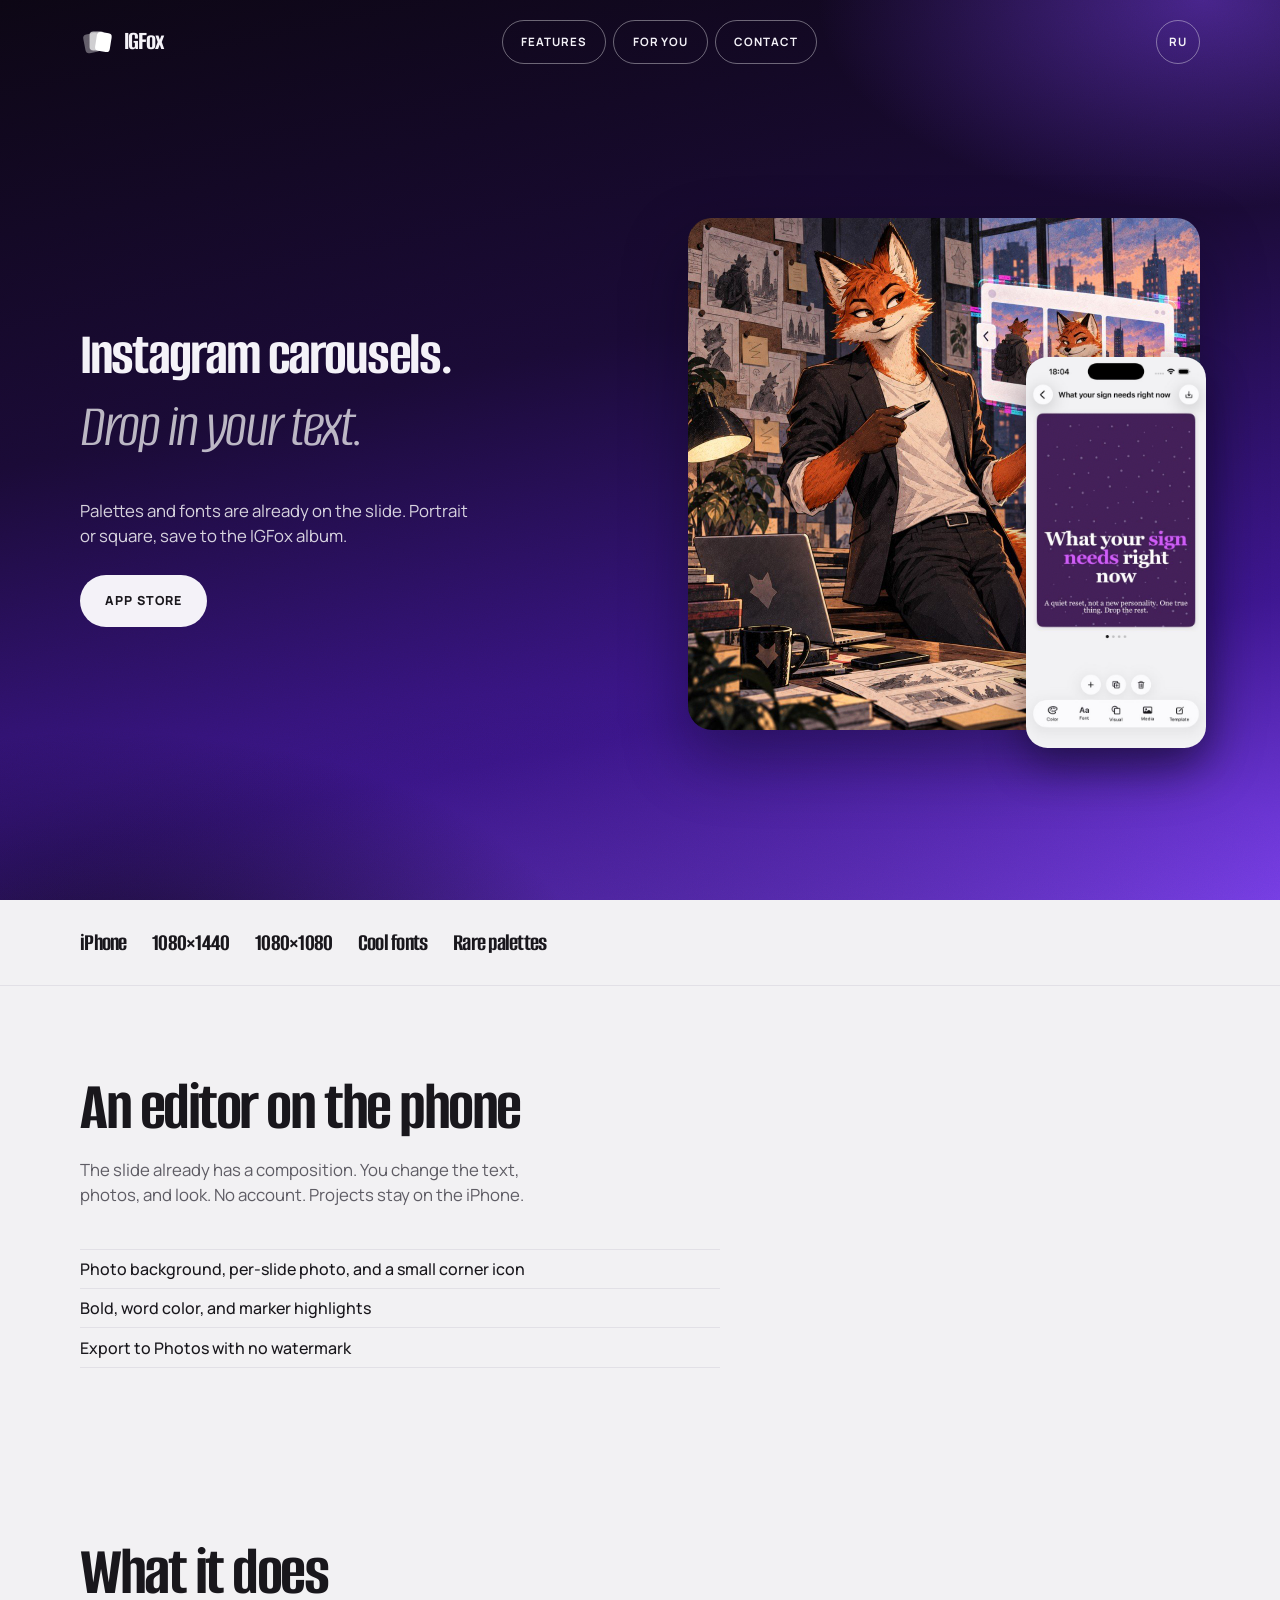
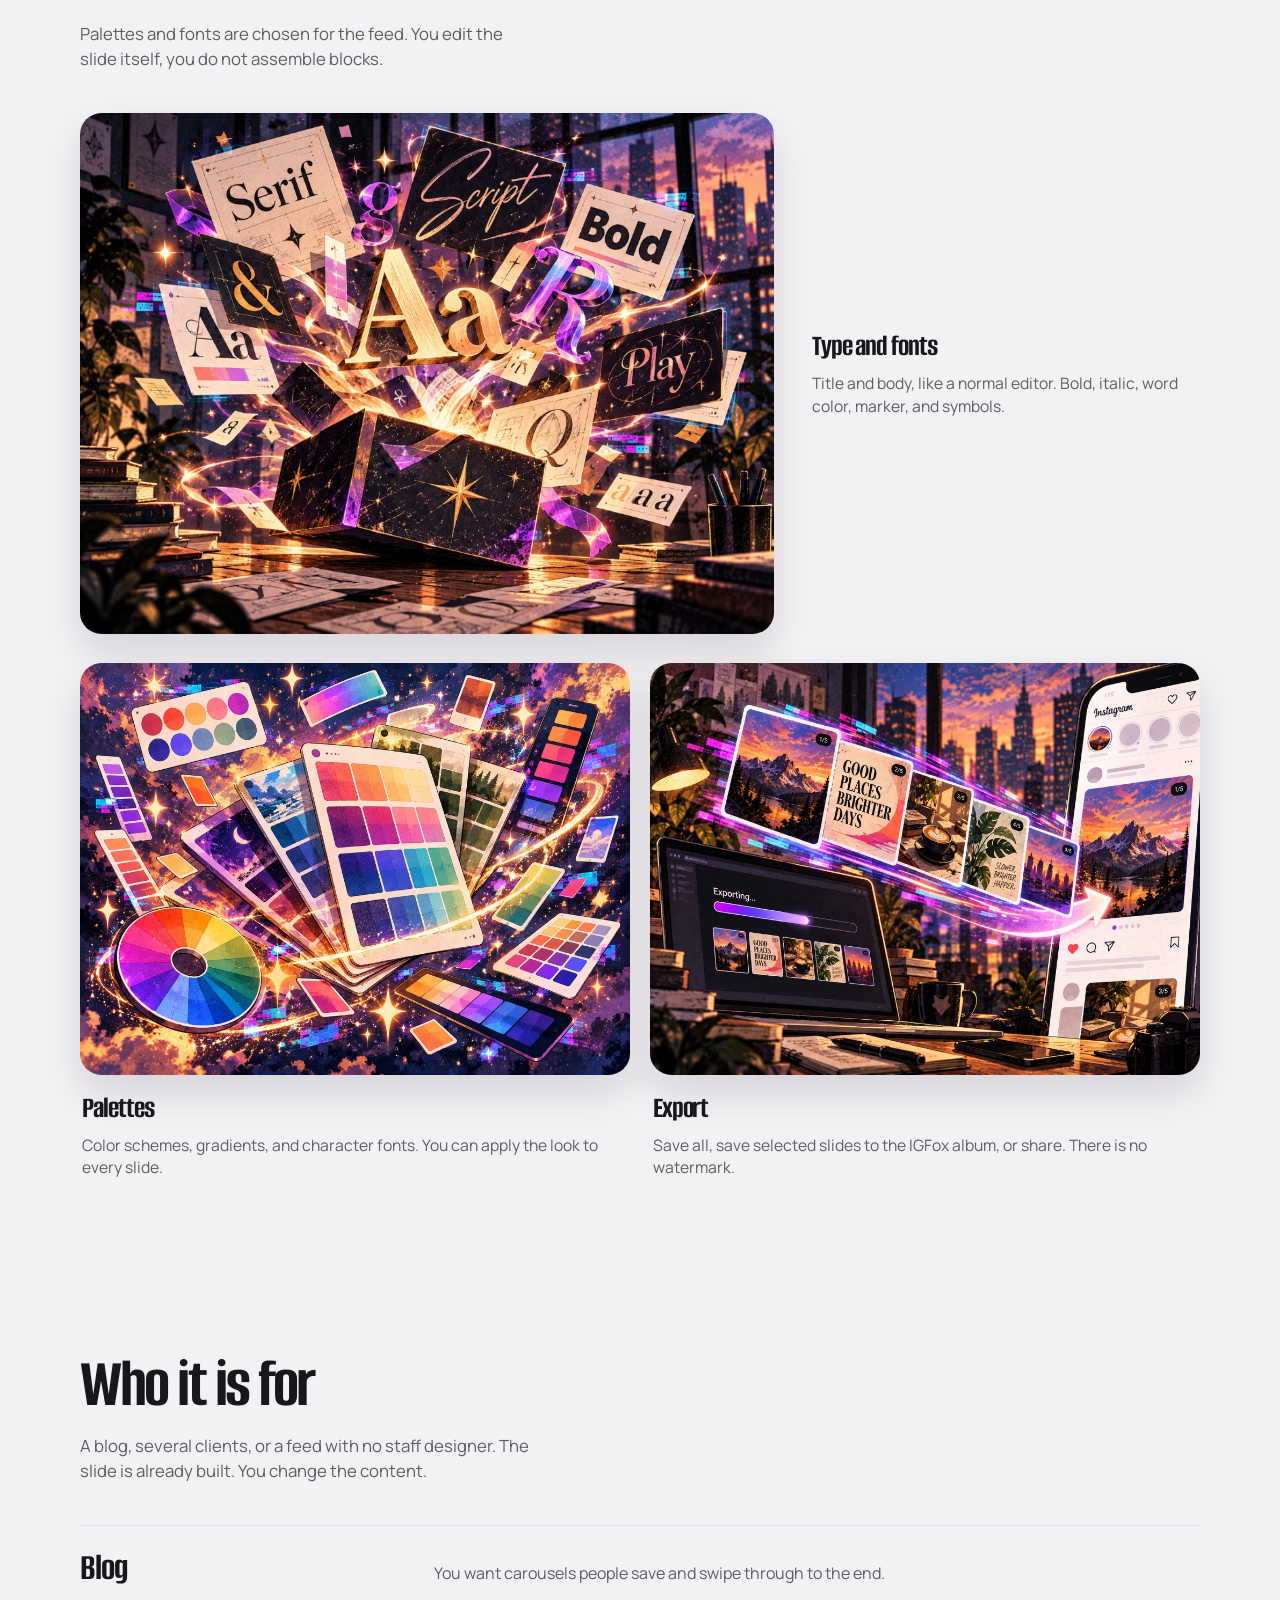
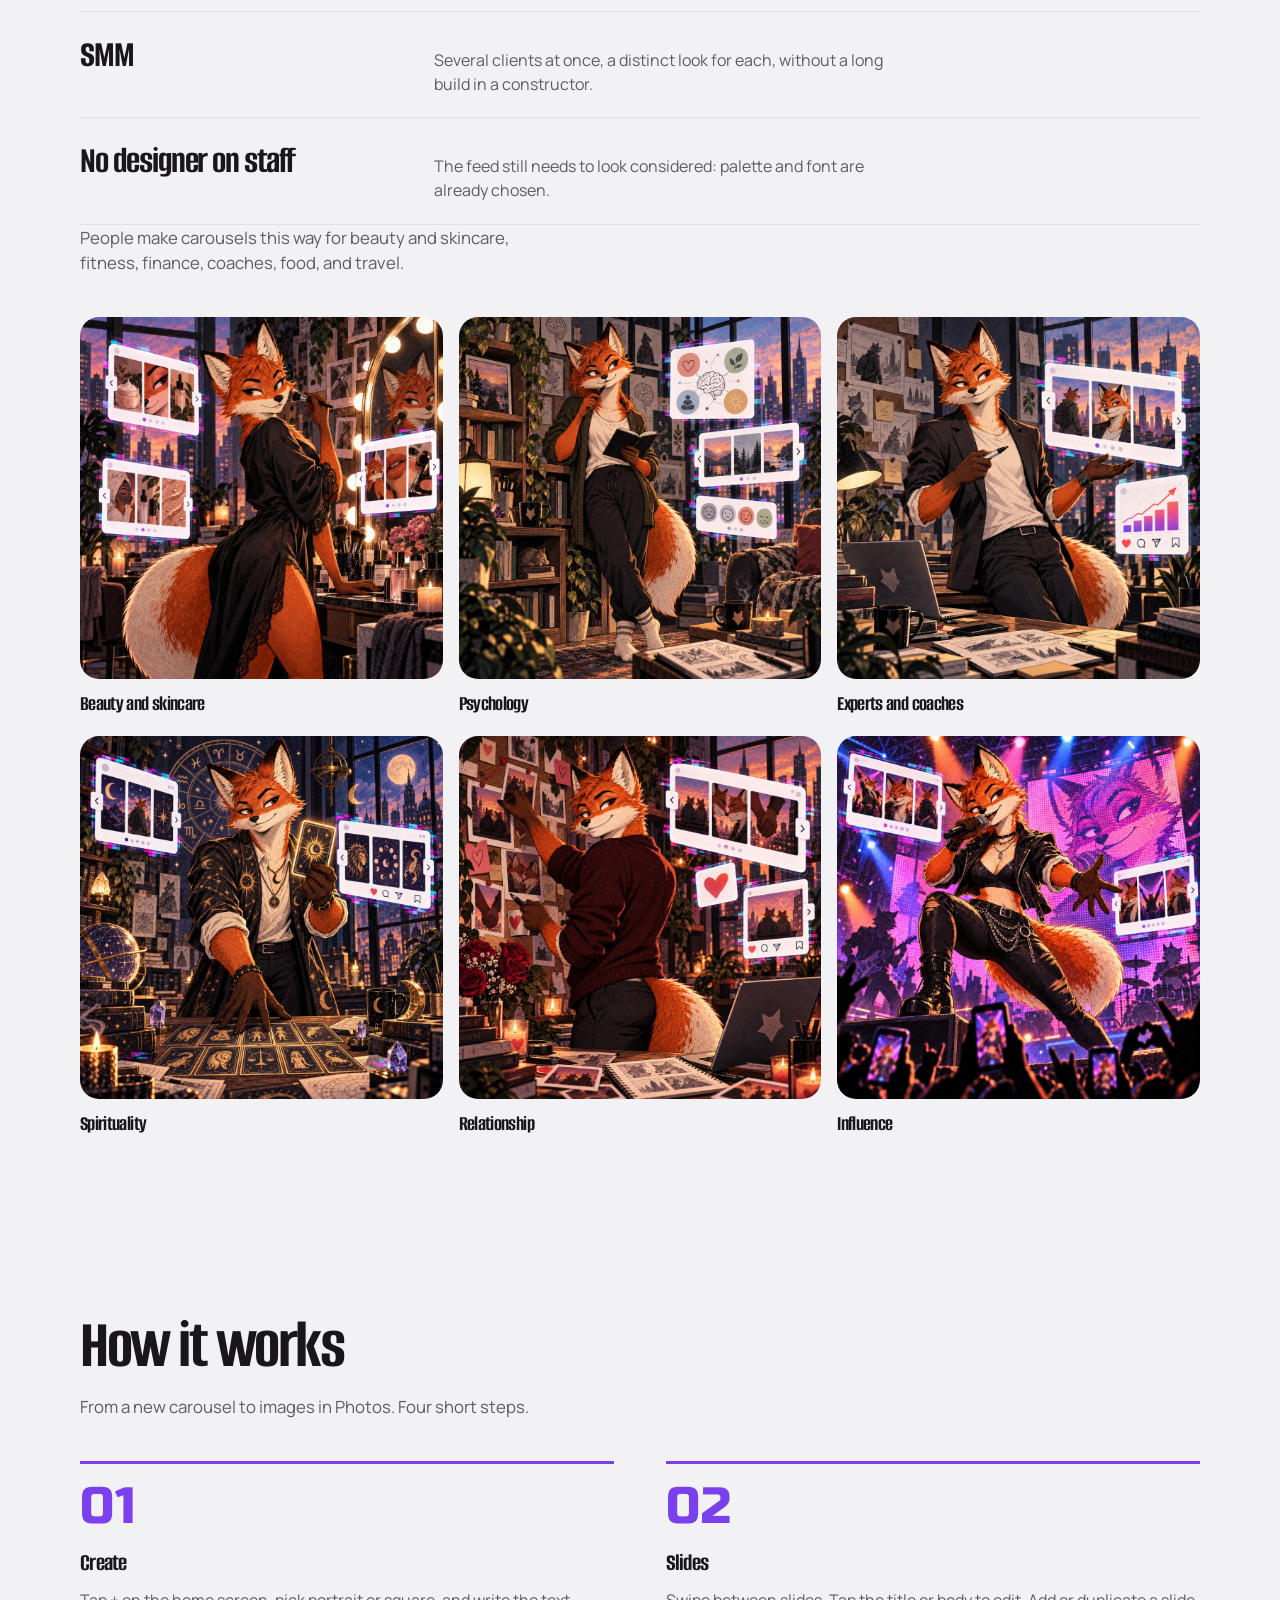
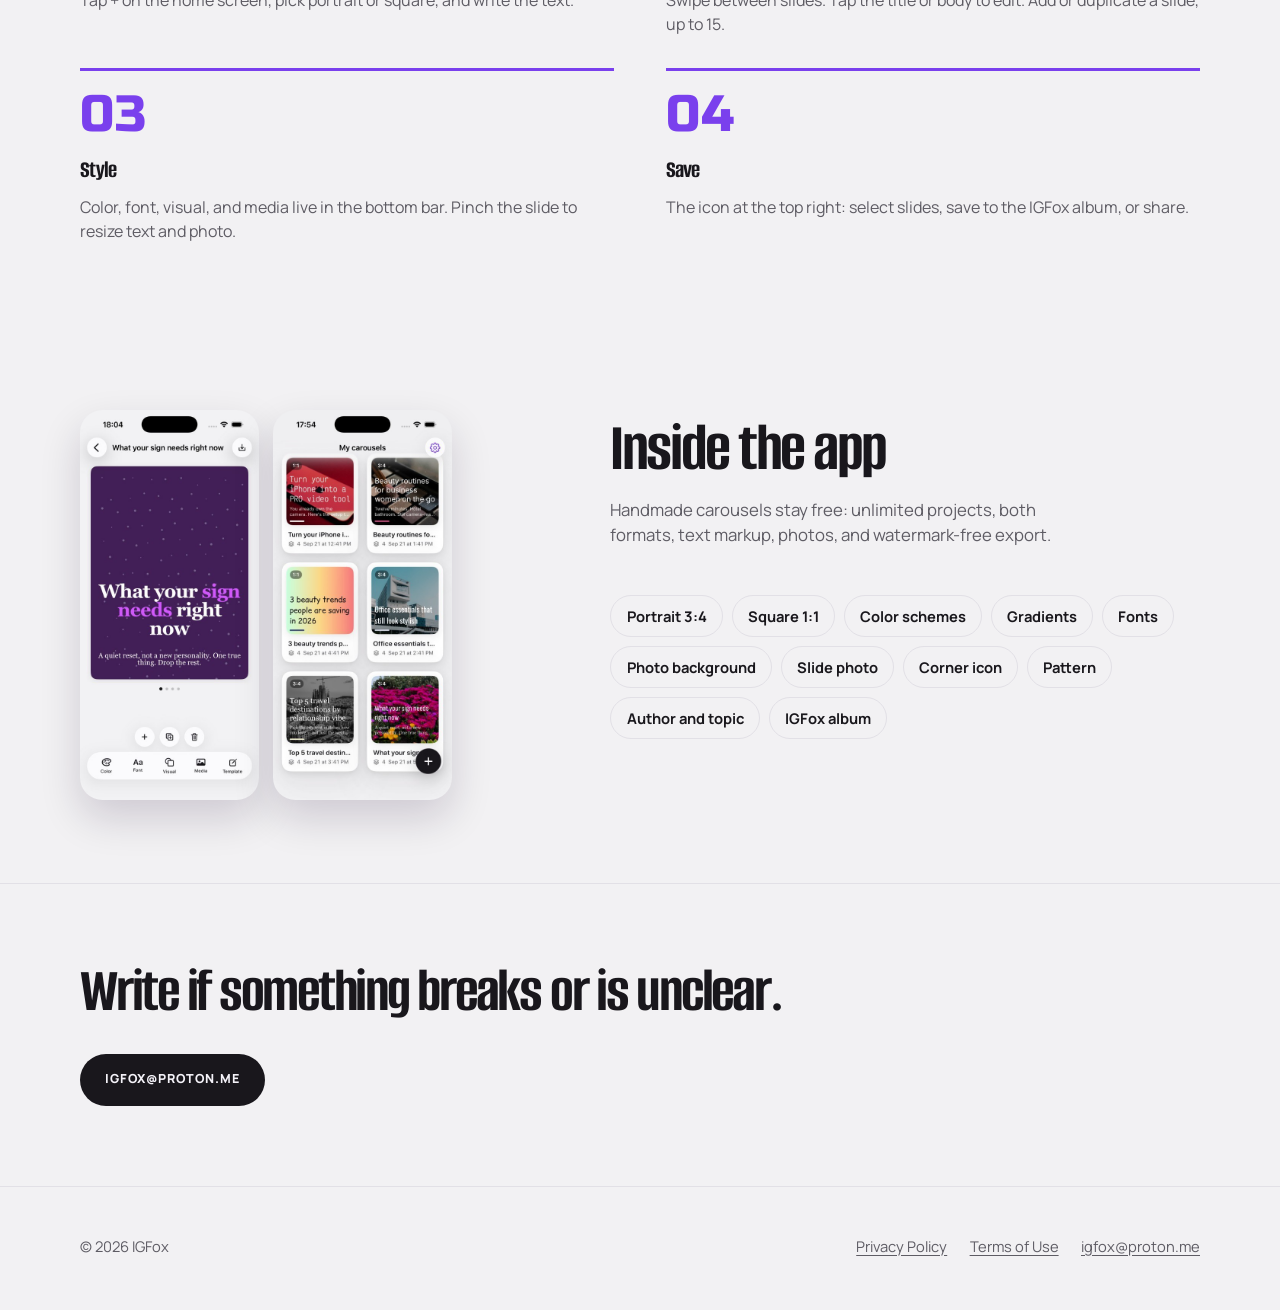
<file: igfox-site/index.html>
<!DOCTYPE html>
<html lang="en">
<head>
  <meta charset="utf-8" />
  <meta name="viewport" content="width=device-width, initial-scale=1" />
  <title>IGFox</title>
  <meta name="description" content="IGFox: Instagram carousels on iPhone. Drop in your text. Palettes and fonts are already on the slide." />
  <link rel="icon" href="img/favicon.svg" type="image/svg+xml" />
  <link rel="canonical" href="https://igcarousel.com/" />
  <meta property="og:title" content="IGFox" />
  <meta property="og:description" content="Instagram carousels on iPhone. Drop in your text. Palettes and fonts are already on the slide." />
  <meta property="og:type" content="website" />
  <meta property="og:url" content="https://igcarousel.com/" />
  <meta property="og:image" content="https://igcarousel.com/img/og.jpg" />
  <meta property="og:image:width" content="1200" />
  <meta property="og:image:height" content="630" />
  <meta name="twitter:card" content="summary_large_image" />
  <meta name="twitter:image" content="https://igcarousel.com/img/og.jpg" />
  <link rel="stylesheet" href="css/site.css" />
</head>
<body>
  <!--
    Poster on paper. Plum hero once, then Studio Off-White. Alumni + Manrope + Russo.
    One App Store pill. Original 4:3 feature art, 1:1 fox niches, modest real iPhone shots.
  -->
  <a class="skip" href="#main">
    <span class="ru">К содержанию</span>
    <span class="en">Skip to content</span>
  </a>

  <header class="hero">
    <div class="wrap topbar">
      <a class="brand" href="./">
        <img src="img/logo-light.svg" width="34" height="34" alt="" />
        IGFox
      </a>
      <nav class="nav-pills" aria-label="IGFox">
        <a href="#features">
          <span class="ru">Возможности</span><span class="en">Features</span>
        </a>
        <a href="#who">
          <span class="ru">Для кого</span><span class="en">For you</span>
        </a>
        <a href="#contact">
          <span class="ru">Контакты</span><span class="en">Contact</span>
        </a>
      </nav>
      <div class="nav-tools">
        <button class="lang" type="button" data-toggle-lang data-lang-label aria-label="Language">RU</button>
        <button class="menu-btn" type="button" id="open-menu" aria-label="Menu"><span></span><span></span><span></span></button>
      </div>
    </div>

    <div class="wrap hero-grid" id="main">
      <div class="hero-copy">
      <h1>
        <span class="ru">Карусели для Instagram.<br /><em class="soft">Подставляете текст.</em></span>
        <span class="en">Instagram carousels.<br /><em class="soft">Drop in your text.</em></span>
      </h1>
      <p>
        <span class="ru">Палитры и шрифты уже на слайде. Портрет или квадрат, сохранение в альбом IGFox.</span>
        <span class="en">Palettes and fonts are already on the slide. Portrait or square, save to the IGFox album.</span>
      </p>
      <a class="btn btn-light" href="https://apps.apple.com/app/id6794353316">
        <span class="ru">В App Store</span>
        <span class="en">App Store</span>
      </a>
      </div>
      <div class="stage">
        <img class="hero-art" src="img/fox-office.jpg" width="1024" height="1024" alt="" />
        <img class="shot-phone" src="img/app-editor.jpg" width="470" height="1024" alt="IGFox" />
      </div>
    </div>
  </header>

  <section class="strip" aria-label="Product facts">
    <div class="wrap">
      <div class="facts">
        <span>iPhone</span>
        <span>1080×1440</span>
        <span>1080×1080</span>
        <span class="ru">Крутые шрифты</span><span class="en">Cool fonts</span>
        <span class="ru">Редкие палитры</span><span class="en">Rare palettes</span>
      </div>
    </div>
  </section>

  <section class="section" id="about">
    <div class="wrap about">
      <h2>
        <span class="ru">Редактор на телефоне</span>
        <span class="en">An editor on the phone</span>
      </h2>
      <p class="lead">
        <span class="ru">Композиция слайда уже стоит. Вы меняете текст, фото и стиль. Аккаунта нет, проекты остаются на iPhone.</span>
        <span class="en">The slide already has a composition. You change the text, photos, and look. No account. Projects stay on the iPhone.</span>
      </p>
      <ul class="checks">
        <li><span class="ru">Фото на фон, на слайд и маленькая иконка в углу</span><span class="en">Photo background, per-slide photo, and a small corner icon</span></li>
        <li><span class="ru">Жирный, цвет слова и маркер в тексте</span><span class="en">Bold, word color, and marker highlights</span></li>
        <li><span class="ru">Экспорт в Фото без водяного знака</span><span class="en">Export to Photos with no watermark</span></li>
      </ul>
    </div>
  </section>

  <section class="section" id="features">
    <div class="wrap">
      <h2>
        <span class="ru">Что умеет</span>
        <span class="en">What it does</span>
      </h2>
      <p class="lead">
        <span class="ru">Палитры и шрифты подобраны под ленту. Вы правите сам слайд, не собираете его из блоков.</span>
        <span class="en">Palettes and fonts are chosen for the feed. You edit the slide itself, you do not assemble blocks.</span>
      </p>
      <div class="deck">
        <figure class="shot-card is-lead">
          <img src="img/feat-fonts.jpg" width="1024" height="768" alt="" />
          <figcaption>
            <h3><span class="ru">Текст и шрифты</span><span class="en">Type and fonts</span></h3>
            <p>
              <span class="ru">Заголовок и абзац, как в обычном редакторе. Жирный, курсив, цвет слова, маркер и символы.</span>
              <span class="en">Title and body, like a normal editor. Bold, italic, word color, marker, and symbols.</span>
            </p>
          </figcaption>
        </figure>
        <figure class="shot-card">
          <img src="img/feat-palettes.jpg" width="1024" height="768" alt="" />
          <figcaption>
            <h3><span class="ru">Палитры</span><span class="en">Palettes</span></h3>
            <p>
              <span class="ru">Цветовые схемы, градиенты и характерные шрифты. Стиль можно применить ко всем слайдам.</span>
              <span class="en">Color schemes, gradients, and character fonts. You can apply the look to every slide.</span>
            </p>
          </figcaption>
        </figure>
        <figure class="shot-card">
          <img src="img/feat-export.jpg" width="1024" height="768" alt="" />
          <figcaption>
            <h3><span class="ru">Экспорт</span><span class="en">Export</span></h3>
            <p>
              <span class="ru">Сохранить всё или выбранные слайды в альбом IGFox, либо отправить через «Поделиться». Водяного знака нет.</span>
              <span class="en">Save all, save selected slides to the IGFox album, or share. There is no watermark.</span>
            </p>
          </figcaption>
        </figure>
      </div>
    </div>
  </section>

  <section class="section" id="who">
    <div class="wrap">
      <h2>
        <span class="ru">Кому подходит</span>
        <span class="en">Who it is for</span>
      </h2>
      <p class="lead">
        <span class="ru">Блог, несколько клиентов или лента без штатного дизайнера. Слайд уже собран, вы меняете содержание.</span>
        <span class="en">A blog, several clients, or a feed with no staff designer. The slide is already built. You change the content.</span>
      </p>
      <ul class="who-list">
        <li>
          <h3><span class="ru">Блог</span><span class="en">Blog</span></h3>
          <p>
            <span class="ru">Нужны карусели, которые дочитывают до последнего слайда и сохраняют.</span>
            <span class="en">You want carousels people save and swipe through to the end.</span>
          </p>
        </li>
        <li>
          <h3>SMM</h3>
          <p>
            <span class="ru">Несколько клиентов сразу, каждому свой вид, без долгой сборки в конструкторе.</span>
            <span class="en">Several clients at once, a distinct look for each, without a long build in a constructor.</span>
          </p>
        </li>
        <li>
          <h3><span class="ru">Без дизайнера в штате</span><span class="en">No designer on staff</span></h3>
          <p>
            <span class="ru">Лента всё равно должна выглядеть собранной: палитра и шрифт уже выбраны.</span>
            <span class="en">The feed still needs to look considered: palette and font are already chosen.</span>
          </p>
        </li>
      </ul>
      <p class="lead niche-lead">
        <span class="ru">Так делают карусели про красоту и уход, фитнес, финансы, экспертов и коучей, еду и путешествия.</span>
        <span class="en">People make carousels this way for beauty and skincare, fitness, finance, coaches, food, and travel.</span>
      </p>
      <div class="cast" aria-label="Themes">
        <figure>
          <img src="img/fox-beauty.jpg" width="1024" height="1024" alt="" />
          <figcaption><span class="ru">Красота и уход</span><span class="en">Beauty and skincare</span></figcaption>
        </figure>
        <figure>
          <img src="img/fox-mind.jpg" width="1024" height="1024" alt="" />
          <figcaption><span class="ru">Психология</span><span class="en">Psychology</span></figcaption>
        </figure>
        <figure>
          <img src="img/fox-office.jpg" width="1024" height="1024" alt="" />
          <figcaption><span class="ru">Эксперты и коучи</span><span class="en">Experts and coaches</span></figcaption>
        </figure>
        <figure>
          <img src="img/fox-sign.jpg" width="1024" height="1024" alt="" />
          <figcaption><span class="ru">Духовность</span><span class="en">Spirituality</span></figcaption>
        </figure>
        <figure>
          <img src="img/fox-love.jpg" width="1024" height="1024" alt="" />
          <figcaption><span class="ru">Отношения</span><span class="en">Relationship</span></figcaption>
        </figure>
        <figure>
          <img src="img/fox-stage.jpg" width="1024" height="1024" alt="" />
          <figcaption><span class="ru">Инфлюенс</span><span class="en">Influence</span></figcaption>
        </figure>
      </div>
    </div>
  </section>

  <section class="section" id="process">
    <div class="wrap">
      <h2>
        <span class="ru">Как это работает</span>
        <span class="en">How it works</span>
      </h2>
      <p class="lead">
        <span class="ru">От новой карусели до картинок в Фото. Четыре коротких шага.</span>
        <span class="en">From a new carousel to images in Photos. Four short steps.</span>
      </p>
      <div class="process">
        <article>
          <p class="num">01</p>
          <h3><span class="ru">Новая</span><span class="en">Create</span></h3>
          <p>
            <span class="ru">На главном экране нажимаете «+», выбираете портрет или квадрат и пишете текст.</span>
            <span class="en">Tap + on the home screen, pick portrait or square, and write the text.</span>
          </p>
        </article>
        <article>
          <p class="num">02</p>
          <h3><span class="ru">Слайды</span><span class="en">Slides</span></h3>
          <p>
            <span class="ru">Листаете свайпом. Тап по заголовку или тексту открывает редактор. Можно добавить или дублировать слайд, до 15 штук.</span>
            <span class="en">Swipe between slides. Tap the title or body to edit. Add or duplicate a slide, up to 15.</span>
          </p>
        </article>
        <article>
          <p class="num">03</p>
          <h3><span class="ru">Стиль</span><span class="en">Style</span></h3>
          <p>
            <span class="ru">Цвет, шрифт, визуал и медиа в нижней панели. Размер текста и фото можно менять щипком на слайде.</span>
            <span class="en">Color, font, visual, and media live in the bottom bar. Pinch the slide to resize text and photo.</span>
          </p>
        </article>
        <article>
          <p class="num">04</p>
          <h3><span class="ru">Сохранить</span><span class="en">Save</span></h3>
          <p>
            <span class="ru">Иконка вверху справа: отметить слайды, сохранить в альбом IGFox или поделиться.</span>
            <span class="en">The icon at the top right: select slides, save to the IGFox album, or share.</span>
          </p>
        </article>
      </div>
    </div>
  </section>

  <section class="section" id="inside">
    <div class="wrap specs">
      <div class="examples">
        <img class="example-phone" src="img/app-editor.jpg" width="470" height="1024" alt="IGFox" />
        <img class="example-phone" src="img/app-studio.jpg" width="470" height="1024" alt="" />
      </div>
      <div>
        <h2>
          <span class="ru">Что входит</span>
          <span class="en">Inside the app</span>
        </h2>
        <p class="lead">
          <span class="ru">Ручные карусели остаются бесплатными: проекты без лимита, оба формата, разметка текста, фото и экспорт без водяного знака.</span>
          <span class="en">Handmade carousels stay free: unlimited projects, both formats, text markup, photos, and watermark-free export.</span>
        </p>
        <div class="chips" aria-label="Features">
          <span class="ru">Портрет 3:4</span><span class="en">Portrait 3:4</span>
          <span class="ru">Квадрат 1:1</span><span class="en">Square 1:1</span>
          <span class="ru">Цветовые схемы</span><span class="en">Color schemes</span>
          <span class="ru">Градиенты</span><span class="en">Gradients</span>
          <span class="ru">Шрифты</span><span class="en">Fonts</span>
          <span class="ru">Фото-фон</span><span class="en">Photo background</span>
          <span class="ru">Фото на слайде</span><span class="en">Slide photo</span>
          <span class="ru">Иконка в углу</span><span class="en">Corner icon</span>
          <span class="ru">Узор</span><span class="en">Pattern</span>
          <span class="ru">Колонтитулы</span><span class="en">Author and topic</span>
          <span class="ru">Альбом IGFox</span><span class="en">IGFox album</span>
        </div>
      </div>
    </div>
  </section>

  <section class="cta" id="contact">
    <div class="wrap">
      <h2>
        <span class="ru">Напишите, если <span class="nowrap">что-то</span> сломалось или непонятно.</span>
        <span class="en">Write if something breaks or is unclear.</span>
      </h2>
      <div class="cta-row">
        <a class="btn btn-ink" href="mailto:igfox@proton.me">igfox@proton.me</a>
      </div>
    </div>
  </section>

  <footer class="site-footer">
    <div class="wrap foot">
      <p>© 2026 IGFox</p>
      <nav>
        <a href="privacy/"><span class="ru">Конфиденциальность</span><span class="en">Privacy Policy</span></a>
        <a href="terms/"><span class="ru">Условия</span><span class="en">Terms of Use</span></a>
        <a href="mailto:igfox@proton.me">igfox@proton.me</a>
      </nav>
    </div>
  </footer>

  <div class="mobile-panel" id="mobile-panel" aria-hidden="true">
    <button type="button" id="close-menu" class="panel-close">
      <span class="ru">Закрыть</span><span class="en">Close</span>
    </button>
    <a href="./"><span class="ru">Главная</span><span class="en">Home</span></a>
    <a href="#features"><span class="ru">Возможности</span><span class="en">Features</span></a>
    <a href="#who"><span class="ru">Для кого</span><span class="en">For you</span></a>
    <a href="#process"><span class="ru">Как это работает</span><span class="en">How it works</span></a>
    <a href="#contact"><span class="ru">Контакты</span><span class="en">Contact</span></a>
    <a href="privacy/"><span class="ru">Конфиденциальность</span><span class="en">Privacy Policy</span></a>
    <a href="terms/"><span class="ru">Условия</span><span class="en">Terms of Use</span></a>
    <a href="https://apps.apple.com/app/id6794353316">App Store</a>
    <button type="button" data-toggle-lang data-lang-label>RU</button>
  </div>

  <script src="js/site.js"></script>
</body>
</html>
</file>
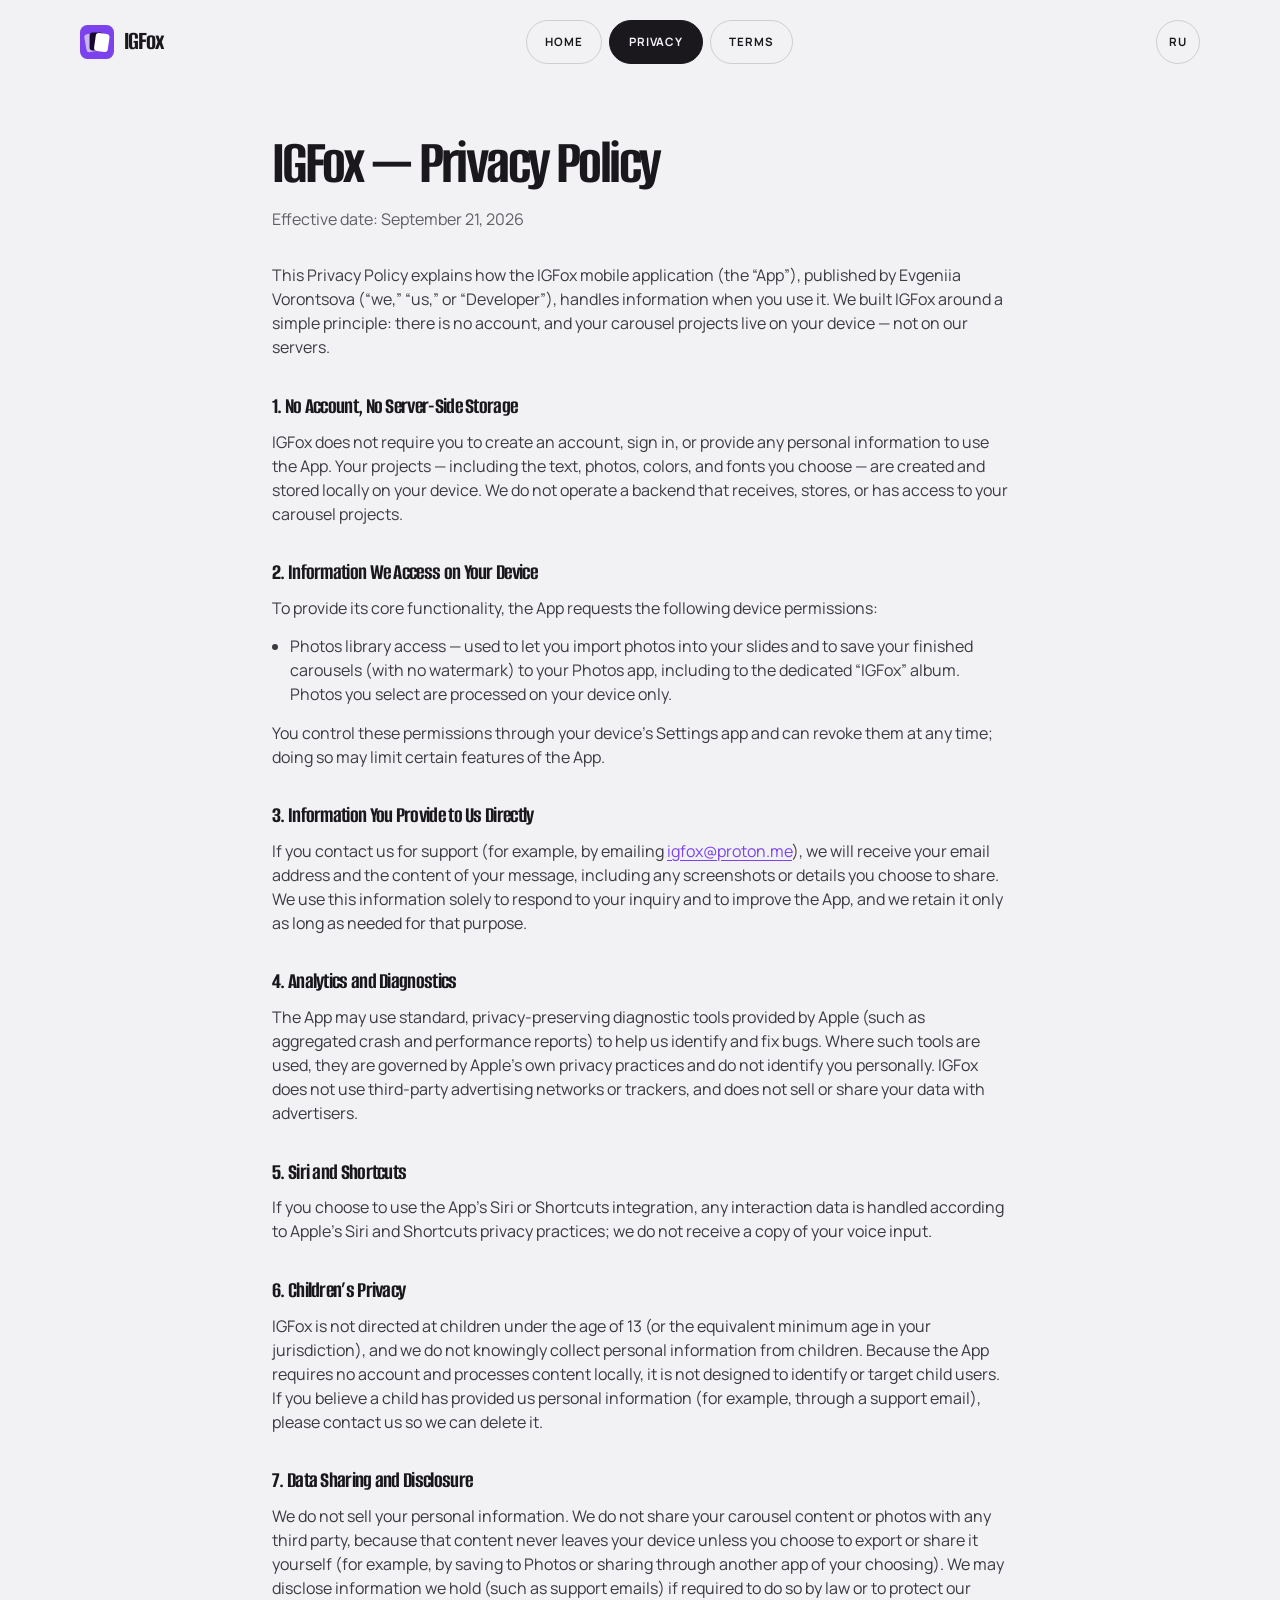
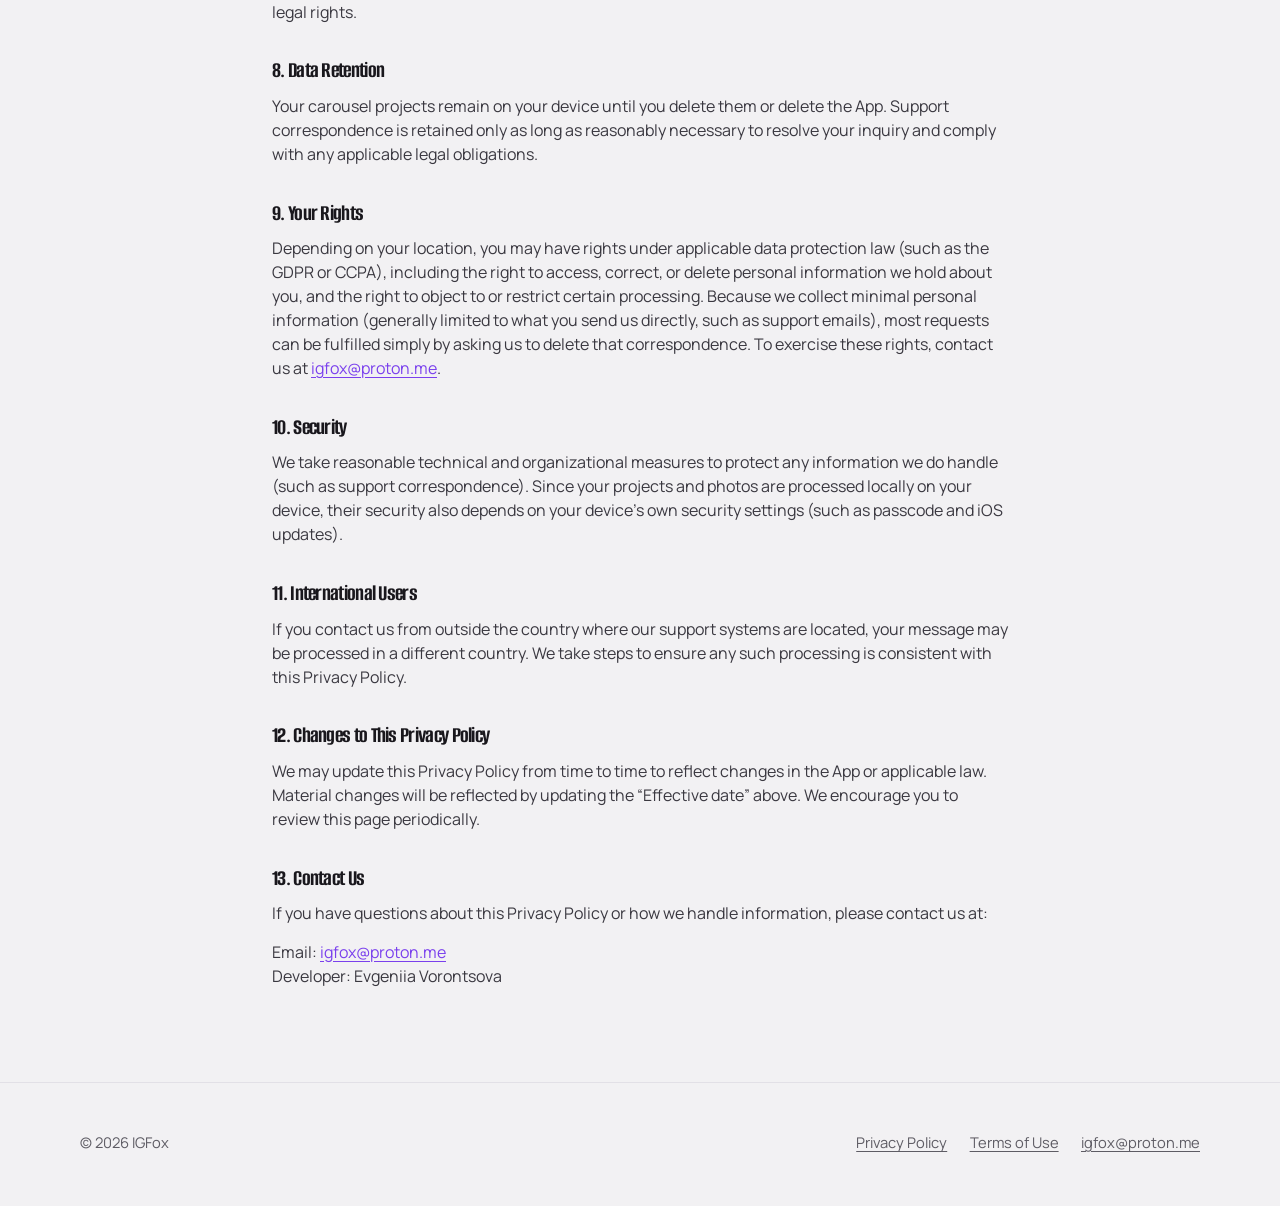
<file: igfox-site/privacy/index.html>
<!DOCTYPE html>
<html lang="en">
<head>
  <meta charset="utf-8" />
  <meta name="viewport" content="width=device-width, initial-scale=1" />
  <title>Privacy Policy · IGFox</title>
  <meta name="description" content="Privacy Policy for the IGFox iPhone app. Developer: Evgeniia Vorontsova. Support: igfox@proton.me." />
  <link rel="icon" href="../img/favicon.svg" type="image/svg+xml" />
  <link rel="canonical" href="https://igcarousel.com/privacy/" />
  <link rel="stylesheet" href="../css/site.css" />
</head>
<body class="doc">
  <a class="skip" href="#main">
    <span class="ru">К содержанию</span>
    <span class="en">Skip to content</span>
  </a>
  <div class="wrap topbar">
    <a class="brand" href="../">
      <img src="../img/favicon.svg" width="34" height="34" alt="" />
      IGFox
    </a>
    <nav class="nav-pills" aria-label="IGFox">
      <a href="../"><span class="ru">Главная</span><span class="en">Home</span></a>
      <a class="current" href="./"><span class="ru">Политика</span><span class="en">Privacy</span></a>
      <a href="../terms/"><span class="ru">Условия</span><span class="en">Terms</span></a>
    </nav>
    <div class="nav-tools">
      <button class="lang" type="button" data-toggle-lang data-lang-label aria-label="Language">RU</button>
      <button class="menu-btn" type="button" id="open-menu" aria-label="Menu"><span></span><span></span><span></span></button>
    </div>
  </div>

  <article class="doc-main" id="main">
    <div class="en">
      <h1>IGFox — Privacy Policy</h1>
      <p class="meta">Effective date: September 21, 2026</p>

      <p>This Privacy Policy explains how the IGFox mobile application (the “App”), published by Evgeniia Vorontsova (“we,” “us,” or “Developer”), handles information when you use it. We built IGFox around a simple principle: there is no account, and your carousel projects live on your device — not on our servers.</p>

      <h2>1. No Account, No Server-Side Storage</h2>
      <p>IGFox does not require you to create an account, sign in, or provide any personal information to use the App. Your projects — including the text, photos, colors, and fonts you choose — are created and stored locally on your device. We do not operate a backend that receives, stores, or has access to your carousel projects.</p>

      <h2>2. Information We Access on Your Device</h2>
      <p>To provide its core functionality, the App requests the following device permissions:</p>
      <ul>
        <li>Photos library access — used to let you import photos into your slides and to save your finished carousels (with no watermark) to your Photos app, including to the dedicated “IGFox” album. Photos you select are processed on your device only.</li>
      </ul>
      <p>You control these permissions through your device’s Settings app and can revoke them at any time; doing so may limit certain features of the App.</p>

      <h2>3. Information You Provide to Us Directly</h2>
      <p>If you contact us for support (for example, by emailing <a href="mailto:igfox@proton.me">igfox@proton.me</a>), we will receive your email address and the content of your message, including any screenshots or details you choose to share. We use this information solely to respond to your inquiry and to improve the App, and we retain it only as long as needed for that purpose.</p>

      <h2>4. Analytics and Diagnostics</h2>
      <p>The App may use standard, privacy-preserving diagnostic tools provided by Apple (such as aggregated crash and performance reports) to help us identify and fix bugs. Where such tools are used, they are governed by Apple’s own privacy practices and do not identify you personally. IGFox does not use third-party advertising networks or trackers, and does not sell or share your data with advertisers.</p>

      <h2>5. Siri and Shortcuts</h2>
      <p>If you choose to use the App’s Siri or Shortcuts integration, any interaction data is handled according to Apple’s Siri and Shortcuts privacy practices; we do not receive a copy of your voice input.</p>

      <h2>6. Children’s Privacy</h2>
      <p>IGFox is not directed at children under the age of 13 (or the equivalent minimum age in your jurisdiction), and we do not knowingly collect personal information from children. Because the App requires no account and processes content locally, it is not designed to identify or target child users. If you believe a child has provided us personal information (for example, through a support email), please contact us so we can delete it.</p>

      <h2>7. Data Sharing and Disclosure</h2>
      <p>We do not sell your personal information. We do not share your carousel content or photos with any third party, because that content never leaves your device unless you choose to export or share it yourself (for example, by saving to Photos or sharing through another app of your choosing). We may disclose information we hold (such as support emails) if required to do so by law or to protect our legal rights.</p>

      <h2>8. Data Retention</h2>
      <p>Your carousel projects remain on your device until you delete them or delete the App. Support correspondence is retained only as long as reasonably necessary to resolve your inquiry and comply with any applicable legal obligations.</p>

      <h2>9. Your Rights</h2>
      <p>Depending on your location, you may have rights under applicable data protection law (such as the GDPR or CCPA), including the right to access, correct, or delete personal information we hold about you, and the right to object to or restrict certain processing. Because we collect minimal personal information (generally limited to what you send us directly, such as support emails), most requests can be fulfilled simply by asking us to delete that correspondence. To exercise these rights, contact us at <a href="mailto:igfox@proton.me">igfox@proton.me</a>.</p>

      <h2>10. Security</h2>
      <p>We take reasonable technical and organizational measures to protect any information we do handle (such as support correspondence). Since your projects and photos are processed locally on your device, their security also depends on your device’s own security settings (such as passcode and iOS updates).</p>

      <h2>11. International Users</h2>
      <p>If you contact us from outside the country where our support systems are located, your message may be processed in a different country. We take steps to ensure any such processing is consistent with this Privacy Policy.</p>

      <h2>12. Changes to This Privacy Policy</h2>
      <p>We may update this Privacy Policy from time to time to reflect changes in the App or applicable law. Material changes will be reflected by updating the “Effective date” above. We encourage you to review this page periodically.</p>

      <h2>13. Contact Us</h2>
      <p>If you have questions about this Privacy Policy or how we handle information, please contact us at:</p>
      <p>Email: <a href="mailto:igfox@proton.me">igfox@proton.me</a><br />
      Developer: Evgeniia Vorontsova</p>
    </div>

    <div class="ru">
      <h1>IGFox — Политика конфиденциальности</h1>
      <p class="meta">Дата вступления в силу: 21 сентября 2026 года</p>

      <p>Эта политика объясняет, как мобильное приложение IGFox (далее — «Приложение»), которое выпускает Evgeniia Vorontsova (далее — «мы», «нас» или «Разработчик»), обрабатывает информацию при его использовании. IGFox собран вокруг простого правила: аккаунта нет, а проекты каруселей живут на вашем устройстве — не на наших серверах.</p>

      <h2>1. Нет аккаунта и нет хранения на сервере</h2>
      <p>IGFox не требует создавать аккаунт, входить в систему или сообщать персональные данные, чтобы пользоваться Приложением. Ваши проекты — в том числе текст, фото, цвета и шрифты — создаются и хранятся локально на устройстве. У нас нет серверной части, которая принимала бы, хранила бы или имела доступ к вашим каруселям.</p>

      <h2>2. К каким данным на устройстве мы обращаемся</h2>
      <p>Чтобы выполнять основную работу, Приложение запрашивает такие разрешения:</p>
      <ul>
        <li>Доступ к медиатеке Фото — чтобы вы могли ставить снимки на слайды и сохранять готовые карусели (без водяного знака) в приложение «Фото», в том числе в альбом «IGFox». Выбранные фото обрабатываются только на вашем устройстве.</li>
      </ul>
      <p>Эти разрешения вы контролируете в Настройках устройства и можете отозвать в любой момент; тогда часть функций Приложения может стать недоступной.</p>

      <h2>3. Информация, которую вы сами нам присылаете</h2>
      <p>Если вы пишете в поддержку (например, на <a href="mailto:igfox@proton.me">igfox@proton.me</a>), мы получим ваш адрес и текст письма, включая скриншоты и подробности, которые вы решите приложить. Мы используем это только чтобы ответить и улучшить Приложение, и храним лишь столько, сколько нужно для этой цели.</p>

      <h2>4. Аналитика и диагностика</h2>
      <p>Приложение может использовать стандартные диагностические средства Apple с бережным отношением к приватности (например, сводные отчёты о сбоях и производительности), чтобы находить и чинить ошибки. Если такие средства включены, на них распространяются правила Apple, и они не определяют вас лично. IGFox не подключает стороннюю рекламу и трекеры и не продаёт и не передаёт данные рекламодателям.</p>

      <h2>5. Siri и Shortcuts</h2>
      <p>Если вы пользуетесь интеграцией с Siri или Shortcuts, данные такого взаимодействия обрабатываются по правилам Apple для Siri и Shortcuts; копию голосового ввода мы не получаем.</p>

      <h2>6. Дети</h2>
      <p>IGFox не предназначен для детей младше 13 лет (или иного минимального возраста в вашей стране), и мы сознательно не собираем персональные данные детей. Так как аккаунта нет и содержимое обрабатывается локально, Приложение не умеет находить или выделять детскую аудиторию. Если вы считаете, что ребёнок передал нам персональные данные (например, в письме в поддержку), напишите нам — мы удалим их.</p>

      <h2>7. Передача и раскрытие данных</h2>
      <p>Мы не продаём ваши персональные данные. Мы не передаём третьим лицам содержимое каруселей и фото, потому что эти материалы не покидают устройство, пока вы сами не экспортируете или не отправите их (например, сохранив в Фото или через другое выбранное вами приложение). Информацию, которая у нас есть (например, письма в поддержку), мы можем раскрыть, если этого требует закон или защита наших прав.</p>

      <h2>8. Срок хранения</h2>
      <p>Проекты каруселей остаются на устройстве, пока вы их не удалите или не удалите Приложение. Переписку поддержки храним только столько, сколько разумно нужно, чтобы закрыть обращение и соблюсти закон.</p>

      <h2>9. Ваши права</h2>
      <p>В зависимости от места жительства у вас могут быть права по законам о защите данных (например, GDPR или CCPA): доступ, исправление или удаление персональных данных, которые мы о вас храним, а также возражение против обработки или её ограничение. Мы собираем мало персональных данных (как правило, только то, что вы сами присылаете, например письма в поддержку), поэтому большинство запросов выполняется простой просьбой удалить эту переписку. Чтобы воспользоваться правами, напишите на <a href="mailto:igfox@proton.me">igfox@proton.me</a>.</p>

      <h2>10. Безопасность</h2>
      <p>Мы принимаем разумные технические и организационные меры для защиты информации, с которой работаем (например, переписки поддержки). Поскольку проекты и фото обрабатываются локально, их безопасность зависит и от настроек самого устройства (пароль, обновления iOS).</p>

      <h2>11. Пользователи из других стран</h2>
      <p>Если вы пишете нам из страны, где не находятся наши системы поддержки, сообщение может быть обработано в другой стране. Мы стараемся, чтобы такая обработка соответствовала этой политике.</p>

      <h2>12. Изменения этой политики</h2>
      <p>Мы можем обновлять эту политику, если меняется Приложение или закон. Существенные изменения отразим новой «датой вступления в силу» выше. Имеет смысл время от времени возвращаться на эту страницу.</p>

      <h2>13. Контакты</h2>
      <p>Вопросы по этой политике и по тому, как мы обращаемся с информацией:</p>
      <p>Почта: <a href="mailto:igfox@proton.me">igfox@proton.me</a><br />
      Разработчик: Evgeniia Vorontsova</p>
    </div>
  </article>

  <footer class="site-footer">
    <div class="wrap foot">
      <p>© 2026 IGFox</p>
      <nav>
        <a href="./"><span class="ru">Конфиденциальность</span><span class="en">Privacy Policy</span></a>
        <a href="../terms/"><span class="ru">Условия</span><span class="en">Terms of Use</span></a>
        <a href="mailto:igfox@proton.me">igfox@proton.me</a>
      </nav>
    </div>
  </footer>

  <div class="mobile-panel" id="mobile-panel" aria-hidden="true">
    <button type="button" id="close-menu" class="panel-close"><span class="ru">Закрыть</span><span class="en">Close</span></button>
    <a href="../"><span class="ru">Главная</span><span class="en">Home</span></a>
    <a href="./"><span class="ru">Конфиденциальность</span><span class="en">Privacy Policy</span></a>
    <a href="../terms/"><span class="ru">Условия</span><span class="en">Terms of Use</span></a>
    <a href="mailto:igfox@proton.me">igfox@proton.me</a>
    <button type="button" data-toggle-lang data-lang-label>RU</button>
  </div>
  <script src="../js/site.js"></script>
</body>
</html>
</file>
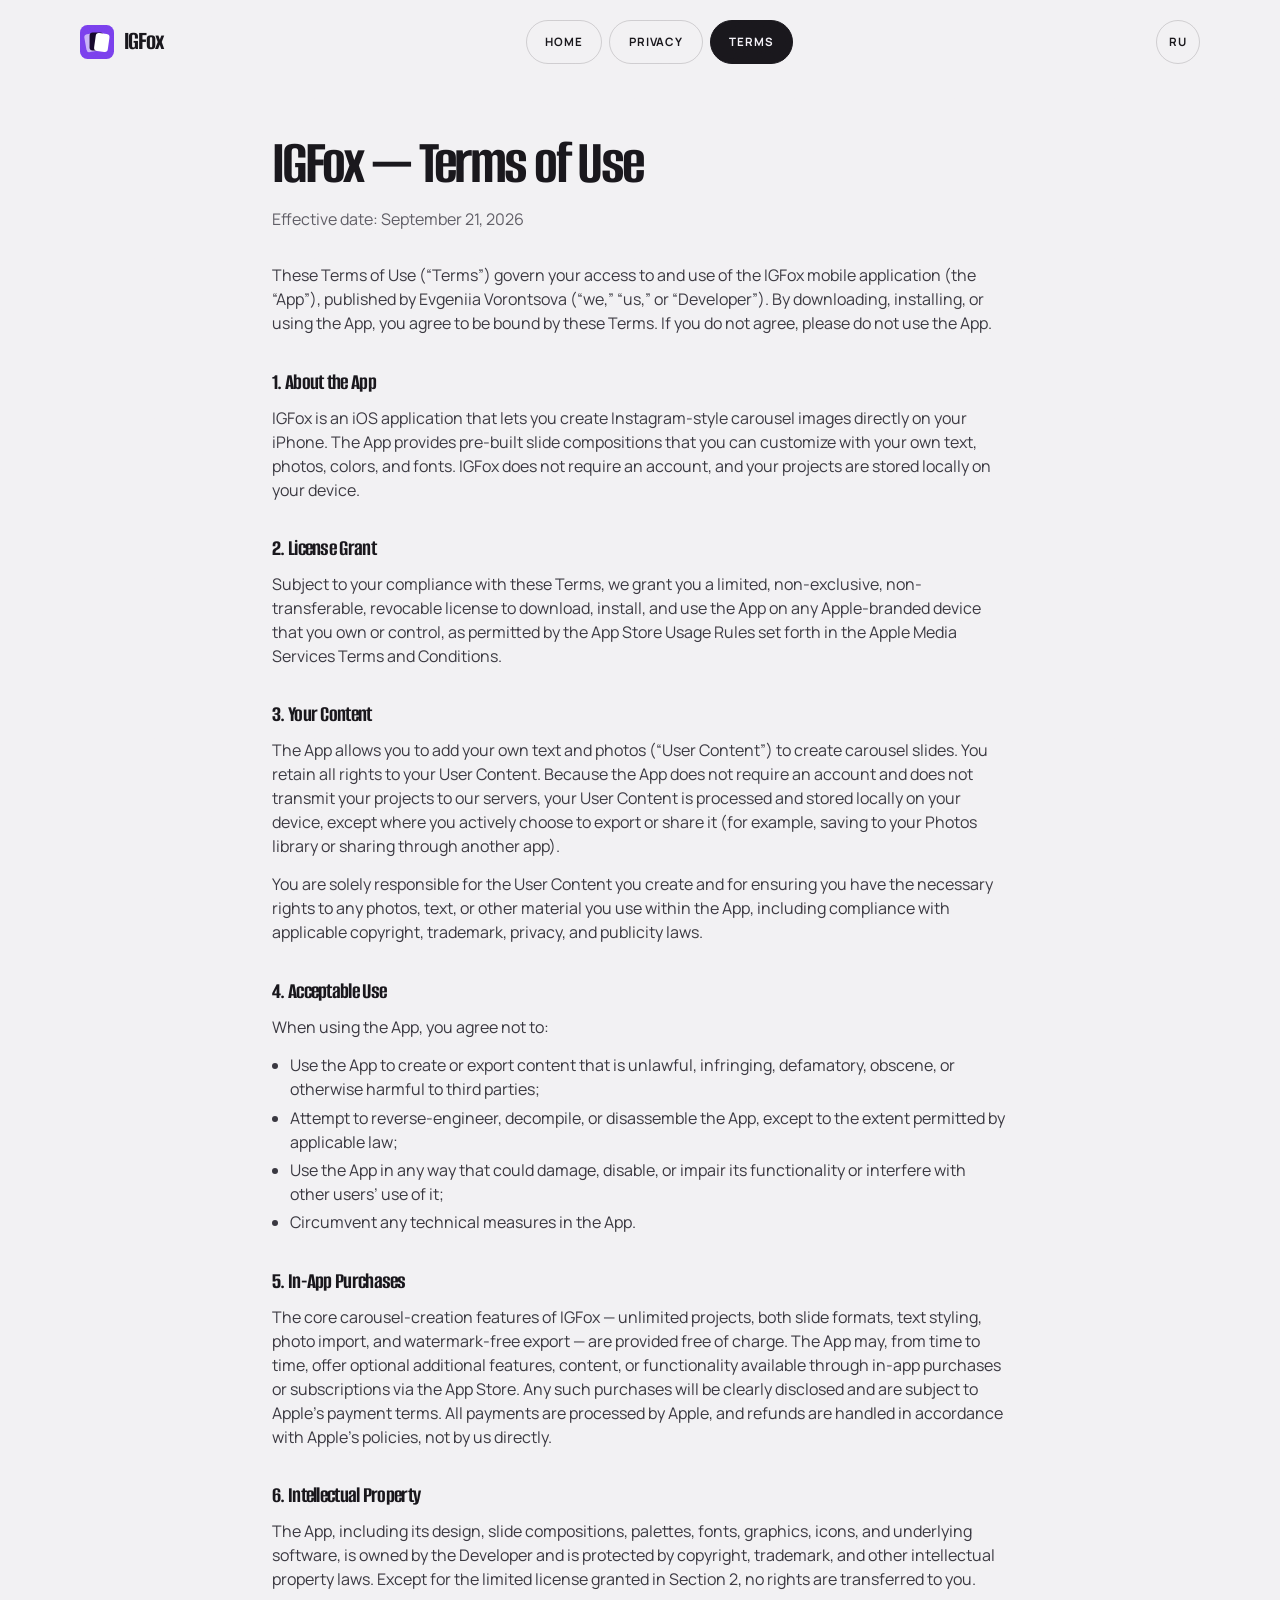
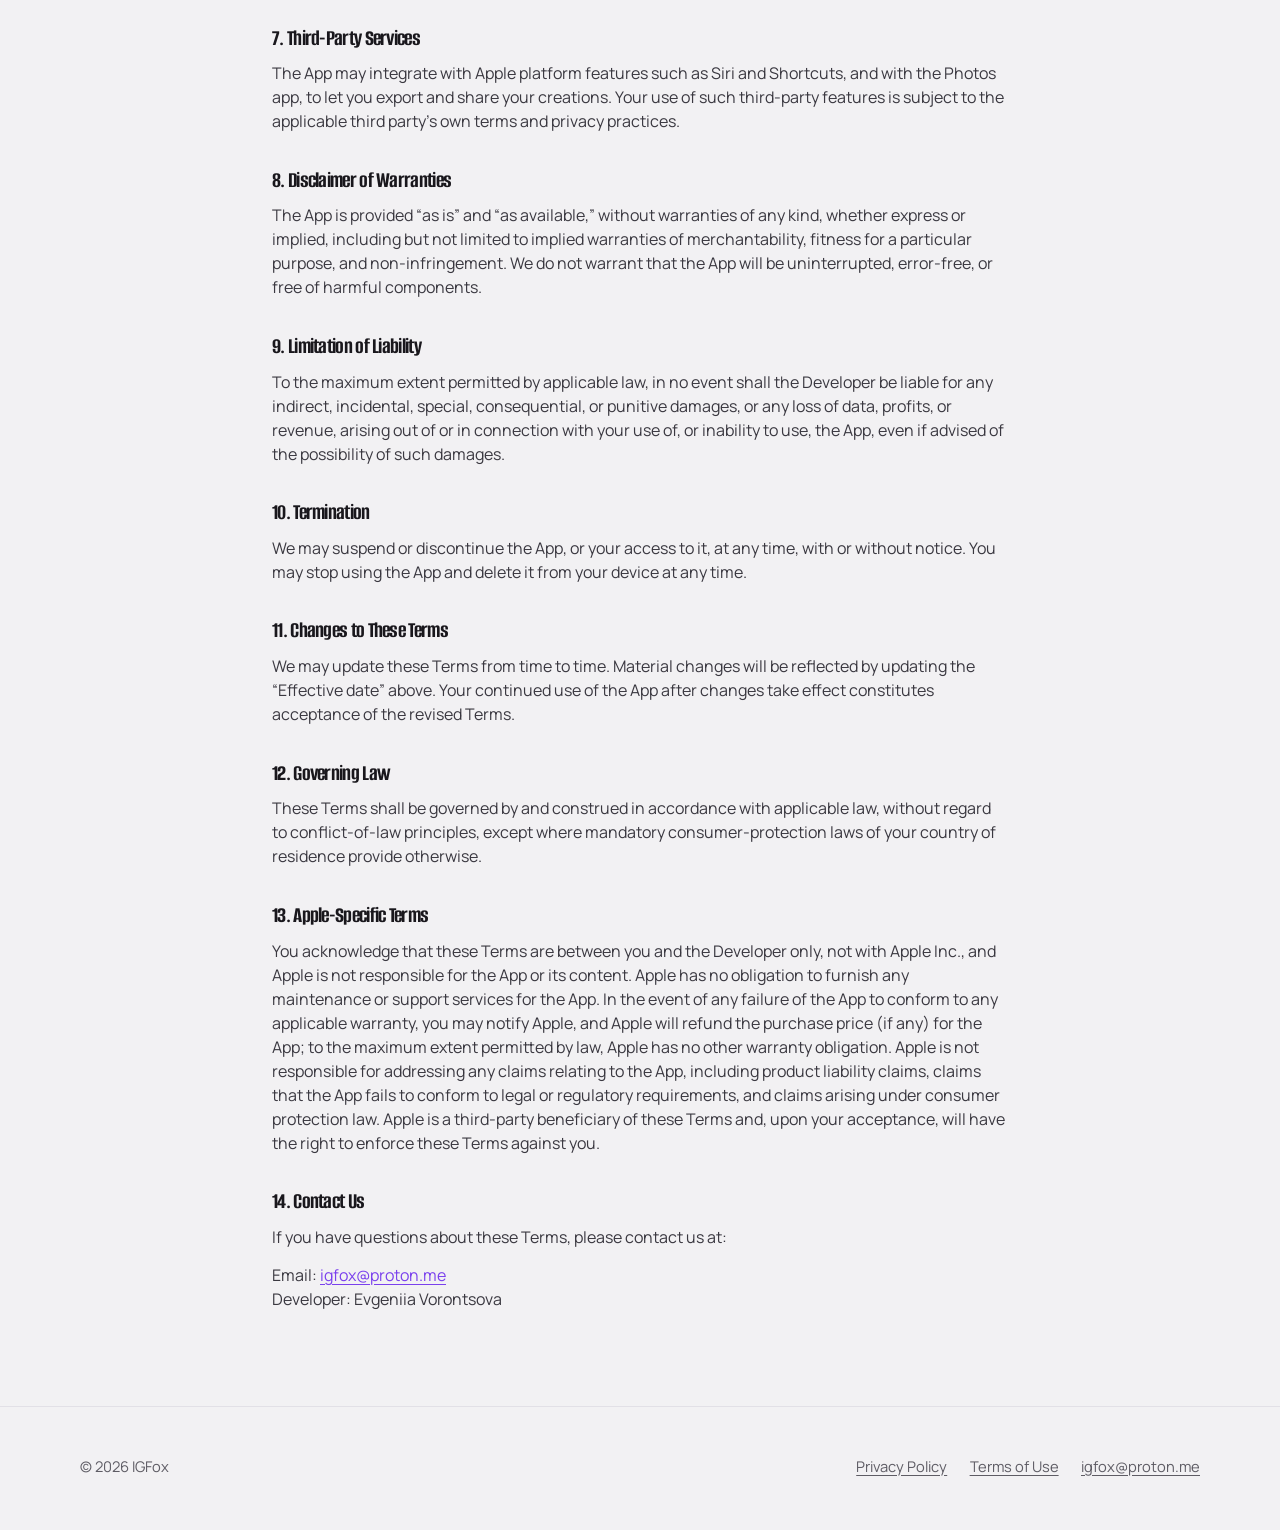
<file: igfox-site/terms/index.html>
<!DOCTYPE html>
<html lang="en">
<head>
  <meta charset="utf-8" />
  <meta name="viewport" content="width=device-width, initial-scale=1" />
  <title>Terms of Use · IGFox</title>
  <meta name="description" content="Terms of Use for the IGFox iPhone app. Developer: Evgeniia Vorontsova. Support: igfox@proton.me." />
  <link rel="icon" href="../img/favicon.svg" type="image/svg+xml" />
  <link rel="canonical" href="https://igcarousel.com/terms/" />
  <link rel="stylesheet" href="../css/site.css" />
</head>
<body class="doc">
  <a class="skip" href="#main">
    <span class="ru">К содержанию</span>
    <span class="en">Skip to content</span>
  </a>
  <div class="wrap topbar">
    <a class="brand" href="../">
      <img src="../img/favicon.svg" width="34" height="34" alt="" />
      IGFox
    </a>
    <nav class="nav-pills" aria-label="IGFox">
      <a href="../"><span class="ru">Главная</span><span class="en">Home</span></a>
      <a href="../privacy/"><span class="ru">Политика</span><span class="en">Privacy</span></a>
      <a class="current" href="./"><span class="ru">Условия</span><span class="en">Terms</span></a>
    </nav>
    <div class="nav-tools">
      <button class="lang" type="button" data-toggle-lang data-lang-label aria-label="Language">RU</button>
      <button class="menu-btn" type="button" id="open-menu" aria-label="Menu"><span></span><span></span><span></span></button>
    </div>
  </div>

  <article class="doc-main" id="main">
    <div class="en">
      <h1>IGFox — Terms of Use</h1>
      <p class="meta">Effective date: September 21, 2026</p>

      <p>These Terms of Use (“Terms”) govern your access to and use of the IGFox mobile application (the “App”), published by Evgeniia Vorontsova (“we,” “us,” or “Developer”). By downloading, installing, or using the App, you agree to be bound by these Terms. If you do not agree, please do not use the App.</p>

      <h2>1. About the App</h2>
      <p>IGFox is an iOS application that lets you create Instagram-style carousel images directly on your iPhone. The App provides pre-built slide compositions that you can customize with your own text, photos, colors, and fonts. IGFox does not require an account, and your projects are stored locally on your device.</p>

      <h2>2. License Grant</h2>
      <p>Subject to your compliance with these Terms, we grant you a limited, non-exclusive, non-transferable, revocable license to download, install, and use the App on any Apple-branded device that you own or control, as permitted by the App Store Usage Rules set forth in the Apple Media Services Terms and Conditions.</p>

      <h2>3. Your Content</h2>
      <p>The App allows you to add your own text and photos (“User Content”) to create carousel slides. You retain all rights to your User Content. Because the App does not require an account and does not transmit your projects to our servers, your User Content is processed and stored locally on your device, except where you actively choose to export or share it (for example, saving to your Photos library or sharing through another app).</p>
      <p>You are solely responsible for the User Content you create and for ensuring you have the necessary rights to any photos, text, or other material you use within the App, including compliance with applicable copyright, trademark, privacy, and publicity laws.</p>

      <h2>4. Acceptable Use</h2>
      <p>When using the App, you agree not to:</p>
      <ul>
        <li>Use the App to create or export content that is unlawful, infringing, defamatory, obscene, or otherwise harmful to third parties;</li>
        <li>Attempt to reverse-engineer, decompile, or disassemble the App, except to the extent permitted by applicable law;</li>
        <li>Use the App in any way that could damage, disable, or impair its functionality or interfere with other users’ use of it;</li>
        <li>Circumvent any technical measures in the App.</li>
      </ul>

      <h2>5. In-App Purchases</h2>
      <p>The core carousel-creation features of IGFox — unlimited projects, both slide formats, text styling, photo import, and watermark-free export — are provided free of charge. The App may, from time to time, offer optional additional features, content, or functionality available through in-app purchases or subscriptions via the App Store. Any such purchases will be clearly disclosed and are subject to Apple’s payment terms. All payments are processed by Apple, and refunds are handled in accordance with Apple’s policies, not by us directly.</p>

      <h2>6. Intellectual Property</h2>
      <p>The App, including its design, slide compositions, palettes, fonts, graphics, icons, and underlying software, is owned by the Developer and is protected by copyright, trademark, and other intellectual property laws. Except for the limited license granted in Section 2, no rights are transferred to you.</p>

      <h2>7. Third-Party Services</h2>
      <p>The App may integrate with Apple platform features such as Siri and Shortcuts, and with the Photos app, to let you export and share your creations. Your use of such third-party features is subject to the applicable third party’s own terms and privacy practices.</p>

      <h2>8. Disclaimer of Warranties</h2>
      <p>The App is provided “as is” and “as available,” without warranties of any kind, whether express or implied, including but not limited to implied warranties of merchantability, fitness for a particular purpose, and non-infringement. We do not warrant that the App will be uninterrupted, error-free, or free of harmful components.</p>

      <h2>9. Limitation of Liability</h2>
      <p>To the maximum extent permitted by applicable law, in no event shall the Developer be liable for any indirect, incidental, special, consequential, or punitive damages, or any loss of data, profits, or revenue, arising out of or in connection with your use of, or inability to use, the App, even if advised of the possibility of such damages.</p>

      <h2>10. Termination</h2>
      <p>We may suspend or discontinue the App, or your access to it, at any time, with or without notice. You may stop using the App and delete it from your device at any time.</p>

      <h2>11. Changes to These Terms</h2>
      <p>We may update these Terms from time to time. Material changes will be reflected by updating the “Effective date” above. Your continued use of the App after changes take effect constitutes acceptance of the revised Terms.</p>

      <h2>12. Governing Law</h2>
      <p>These Terms shall be governed by and construed in accordance with applicable law, without regard to conflict-of-law principles, except where mandatory consumer-protection laws of your country of residence provide otherwise.</p>

      <h2>13. Apple-Specific Terms</h2>
      <p>You acknowledge that these Terms are between you and the Developer only, not with Apple Inc., and Apple is not responsible for the App or its content. Apple has no obligation to furnish any maintenance or support services for the App. In the event of any failure of the App to conform to any applicable warranty, you may notify Apple, and Apple will refund the purchase price (if any) for the App; to the maximum extent permitted by law, Apple has no other warranty obligation. Apple is not responsible for addressing any claims relating to the App, including product liability claims, claims that the App fails to conform to legal or regulatory requirements, and claims arising under consumer protection law. Apple is a third-party beneficiary of these Terms and, upon your acceptance, will have the right to enforce these Terms against you.</p>

      <h2>14. Contact Us</h2>
      <p>If you have questions about these Terms, please contact us at:</p>
      <p>Email: <a href="mailto:igfox@proton.me">igfox@proton.me</a><br />
      Developer: Evgeniia Vorontsova</p>
    </div>

    <div class="ru">
      <h1>IGFox — Условия использования</h1>
      <p class="meta">Дата вступления в силу: 21 сентября 2026 года</p>

      <p>Эти условия использования (далее — «Условия») регулируют доступ к мобильному приложению IGFox (далее — «Приложение») и его использование. Приложение выпускает Evgeniia Vorontsova (далее — «мы», «нас» или «Разработчик»). Скачивая, устанавливая или используя Приложение, вы соглашаетесь соблюдать эти Условия. Если вы не согласны, пожалуйста, не используйте Приложение.</p>

      <h2>1. О Приложении</h2>
      <p>IGFox — приложение для iOS, в котором можно собирать карусели в духе Instagram прямо на iPhone. Приложение даёт готовые композиции слайдов, которые вы настраиваете своим текстом, фото, цветами и шрифтами. Аккаунт не нужен, проекты хранятся локально на устройстве.</p>

      <h2>2. Лицензия</h2>
      <p>При соблюдении этих Условий мы даём вам ограниченную, неисключительную, непередаваемую и отзывную лицензию скачивать, устанавливать и использовать Приложение на любом устройстве Apple, которым вы владеете или управляете, в пределах Правил использования App Store, изложенных в условиях медиасервисов Apple.</p>

      <h2>3. Ваш контент</h2>
      <p>Приложение позволяет добавлять свой текст и фото (далее — «Пользовательский контент») на слайды карусели. Права на Пользовательский контент остаются у вас. Поскольку аккаунт не требуется и проекты не отправляются на наши серверы, Пользовательский контент обрабатывается и хранится локально на устройстве, кроме случаев, когда вы сами экспортируете или отправляете его (например, сохраняете в медиатеку Фото или через другое приложение).</p>
      <p>Вы самостоятельно отвечаете за Пользовательский контент и за то, что у вас есть необходимые права на фото, текст и другие материалы в Приложении, включая соблюдение законов об авторском праве, товарных знаках, конфиденциальности и праве на изображение.</p>

      <h2>4. Допустимое использование</h2>
      <p>Пользуясь Приложением, вы соглашаетесь не делать следующего:</p>
      <ul>
        <li>создавать или экспортировать контент, который незаконен, нарушает чужие права, является клеветой, непристойным или иным образом вредит третьим лицам;</li>
        <li>пытаться провести обратную разработку, декомпиляцию или дизассемблирование Приложения, кроме случаев, прямо разрешённых законом;</li>
        <li>использовать Приложение так, чтобы повредить, отключить или ухудшить его работу либо помешать использованию другими людьми;</li>
        <li>обходить технические ограничения Приложения.</li>
      </ul>

      <h2>5. Покупки в приложении</h2>
      <p>Основные функции сборки каруселей в IGFox — проекты без лимита, оба формата слайдов, оформление текста, импорт фото и экспорт без водяного знака — предоставляются бесплатно. Время от времени Приложение может предлагать дополнительные функции, материалы или возможности через покупки или подписки в App Store. Такие покупки будут явно указаны и подчиняются правилам оплаты Apple. Все платежи обрабатывает Apple, возвраты идут по политике Apple, а не напрямую через нас.</p>

      <h2>6. Интеллектуальная собственность</h2>
      <p>Приложение, включая дизайн, композиции слайдов, палитры, шрифты, графику, иконки и программный код, принадлежит Разработчику и охраняется законами об авторском праве, товарных знаках и иной интеллектуальной собственности. Кроме ограниченной лицензии из раздела 2, вам не передаются никакие права.</p>

      <h2>7. Сторонние сервисы</h2>
      <p>Приложение может использовать функции платформы Apple, в том числе Siri и Shortcuts, а также приложение «Фото», чтобы вы экспортировали и отправляли свои работы. Использование таких сторонних функций подчиняется условиям и правилам конфиденциальности соответствующей стороны.</p>

      <h2>8. Отказ от гарантий</h2>
      <p>Приложение предоставляется «как есть» и «как доступно», без гарантий любого рода, явных или подразумеваемых, включая, помимо прочего, подразумеваемые гарантии товарной пригодности, пригодности для конкретной цели и ненарушения прав. Мы не гарантируем, что работа Приложения будет бесперебойной, без ошибок и без вредоносных компонентов.</p>

      <h2>9. Ограничение ответственности</h2>
      <p>В максимальной степени, допускаемой применимым законом, Разработчик ни при каких обстоятельствах не несёт ответственности за косвенные, случайные, специальные, последующие или штрафные убытки, а также за утрату данных, прибыли или выручки, возникшие в связи с использованием Приложения или невозможностью его использовать, даже если о возможности таких убытков было известно.</p>

      <h2>10. Прекращение</h2>
      <p>Мы можем приостановить или прекратить работу Приложения или ваш доступ к нему в любое время, с уведомлением или без него. Вы можете в любое время перестать пользоваться Приложением и удалить его с устройства.</p>

      <h2>11. Изменения этих Условий</h2>
      <p>Мы можем время от времени обновлять эти Условия. Существенные изменения отразим новой «датой вступления в силу» выше. Продолжая пользоваться Приложением после вступления изменений в силу, вы принимаете новую редакцию.</p>

      <h2>12. Применимое право</h2>
      <p>Эти Условия регулируются и толкуются в соответствии с применимым правом, без учёта коллизионных норм, кроме случаев, когда императивные нормы защиты потребителей страны вашего проживания предусматривают иное.</p>

      <h2>13. Условия, связанные с Apple</h2>
      <p>Вы признаёте, что эти Условия действуют только между вами и Разработчиком, а не с Apple Inc., и Apple не отвечает за Приложение и его содержимое. Apple не обязана предоставлять сопровождение или поддержку Приложения. Если Приложение не соответствует какой-либо применимой гарантии, вы можете уведомить Apple, и Apple вернёт покупную цену Приложения (если она была); в максимальной степени, допускаемой законом, иных гарантийных обязательств у Apple нет. Apple не отвечает за претензии, связанные с Приложением, включая претензии о качестве товара, о несоответствии правовым требованиям и претензии по законам о защите потребителей. Apple является третьим лицом-выгодоприобретателем этих Условий и после вашего согласия вправе требовать их исполнения от вас.</p>

      <h2>14. Контакты</h2>
      <p>Вопросы по этим Условиям:</p>
      <p>Почта: <a href="mailto:igfox@proton.me">igfox@proton.me</a><br />
      Разработчик: Evgeniia Vorontsova</p>
    </div>
  </article>

  <footer class="site-footer">
    <div class="wrap foot">
      <p>© 2026 IGFox</p>
      <nav>
        <a href="../privacy/"><span class="ru">Конфиденциальность</span><span class="en">Privacy Policy</span></a>
        <a href="./"><span class="ru">Условия</span><span class="en">Terms of Use</span></a>
        <a href="mailto:igfox@proton.me">igfox@proton.me</a>
      </nav>
    </div>
  </footer>

  <div class="mobile-panel" id="mobile-panel" aria-hidden="true">
    <button type="button" id="close-menu" class="panel-close"><span class="ru">Закрыть</span><span class="en">Close</span></button>
    <a href="../"><span class="ru">Главная</span><span class="en">Home</span></a>
    <a href="../privacy/"><span class="ru">Конфиденциальность</span><span class="en">Privacy Policy</span></a>
    <a href="./"><span class="ru">Условия</span><span class="en">Terms of Use</span></a>
    <a href="mailto:igfox@proton.me">igfox@proton.me</a>
    <button type="button" data-toggle-lang data-lang-label>RU</button>
  </div>
  <script src="../js/site.js"></script>
</body>
</html>
</file>
<file: igfox-site/css/site.css>
@font-face {
  font-family: Manrope;
  font-style: normal;
  font-weight: 400;
  font-display: swap;
  src: url("../fonts/manrope-400-latin.woff2") format("woff2");
  unicode-range: U+0000-00FF, U+0131, U+0152-0153, U+02BB-02BC, U+02C6, U+02DA, U+02DC, U+0304, U+0308, U+0329, U+2000-206F, U+20AC, U+2122, U+2191, U+2193, U+2212, U+2215, U+FEFF, U+FFFD;
}
@font-face {
  font-family: Manrope;
  font-style: normal;
  font-weight: 400;
  font-display: swap;
  src: url("../fonts/manrope-400.woff2") format("woff2");
  unicode-range: U+0301, U+0400-045F, U+0490-0491, U+04B0-04B1, U+2116;
}
@font-face {
  font-family: Manrope;
  font-style: normal;
  font-weight: 500;
  font-display: swap;
  src: url("../fonts/manrope-500-latin.woff2") format("woff2");
  unicode-range: U+0000-00FF, U+0131, U+0152-0153, U+02BB-02BC, U+02C6, U+02DA, U+02DC, U+0304, U+0308, U+0329, U+2000-206F, U+20AC, U+2122, U+2191, U+2193, U+2212, U+2215, U+FEFF, U+FFFD;
}
@font-face {
  font-family: Manrope;
  font-style: normal;
  font-weight: 500;
  font-display: swap;
  src: url("../fonts/manrope-500.woff2") format("woff2");
  unicode-range: U+0301, U+0400-045F, U+0490-0491, U+04B0-04B1, U+2116;
}
@font-face {
  font-family: Manrope;
  font-style: normal;
  font-weight: 700;
  font-display: swap;
  src: url("../fonts/manrope-700-latin.woff2") format("woff2");
  unicode-range: U+0000-00FF, U+0131, U+0152-0153, U+02BB-02BC, U+02C6, U+02DA, U+02DC, U+0304, U+0308, U+0329, U+2000-206F, U+20AC, U+2122, U+2191, U+2193, U+2212, U+2215, U+FEFF, U+FFFD;
}
@font-face {
  font-family: Manrope;
  font-style: normal;
  font-weight: 700;
  font-display: swap;
  src: url("../fonts/manrope-700.woff2") format("woff2");
  unicode-range: U+0301, U+0400-045F, U+0490-0491, U+04B0-04B1, U+2116;
}
@font-face {
  font-family: Manrope;
  font-style: normal;
  font-weight: 800;
  font-display: swap;
  src: url("../fonts/manrope-800-latin.woff2") format("woff2");
  unicode-range: U+0000-00FF, U+0131, U+0152-0153, U+02BB-02BC, U+02C6, U+02DA, U+02DC, U+0304, U+0308, U+0329, U+2000-206F, U+20AC, U+2122, U+2191, U+2193, U+2212, U+2215, U+FEFF, U+FFFD;
}
@font-face {
  font-family: Manrope;
  font-style: normal;
  font-weight: 800;
  font-display: swap;
  src: url("../fonts/manrope-800.woff2") format("woff2");
  unicode-range: U+0301, U+0400-045F, U+0490-0491, U+04B0-04B1, U+2116;
}
@font-face {
  font-family: "Alumni Sans";
  font-style: normal;
  font-weight: 700;
  font-display: swap;
  src: url("../fonts/AlumniSans-Bold.ttf") format("truetype");
}
@font-face {
  font-family: "Alumni Sans";
  font-style: italic;
  font-weight: 400;
  font-display: swap;
  src: url("../fonts/AlumniSans-Italic.ttf") format("truetype");
}
@font-face {
  font-family: "Russo One";
  font-style: normal;
  font-weight: 400;
  font-display: swap;
  src: url("../fonts/RussoOne-Regular.ttf") format("truetype");
}

:root {
  --canvas: #f2f1f3;
  --white: #f4f2f8;
  --ink: #19171c;
  --slate: #5e5c64;
  --line: #e2e0e6;
  --violet: #7a40ed;
  --plum: #12061f;
  --lilac: #c9a3ff;
  --pill: #f4f2f8;
  --display: "Alumni Sans", Manrope, sans-serif;
  --sans: Manrope, sans-serif;
  --num: "Russo One", Manrope, sans-serif;
  --ease: cubic-bezier(0.22, 1, 0.36, 1);
  --hero: radial-gradient(52% 40% at 94% 0%, rgb(122 64 237 / 0.5), transparent 58%),
    radial-gradient(80% 60% at 8% 110%, rgb(12 6 20 / 0.85), transparent 48%),
    linear-gradient(168deg, #0c0614 0%, #1a0a36 40%, #3d168f 74%, #7a40ed 100%);
}

* { box-sizing: border-box; }
html { scroll-behavior: smooth; }
html, body { margin: 0; min-height: 100%; }
body {
  background: var(--canvas);
  color: var(--ink);
  font-family: var(--sans);
  font-weight: 400;
  line-height: 1.5;
  text-rendering: optimizeLegibility;
  -webkit-font-smoothing: antialiased;
  overflow-x: clip;
  font-synthesis: none;
}
body::after {
  content: "";
  position: fixed;
  inset: 0;
  z-index: 15;
  pointer-events: none;
  opacity: 0.08;
  mix-blend-mode: overlay;
  background-image: url("data:image/svg+xml;utf8,<svg xmlns='http://www.w3.org/2000/svg' width='160' height='160'><filter id='n'><feTurbulence type='fractalNoise' baseFrequency='0.8' numOctaves='2' stitchTiles='stitch'/></filter><rect width='100%' height='100%' filter='url(%23n)'/></svg>");
}
img { max-width: 100%; display: block; }
a { color: inherit; text-decoration: none; }
button { font: inherit; color: inherit; background: none; border: 0; cursor: pointer; padding: 0; }
::selection { background: var(--violet); color: var(--white); }
:focus-visible { outline: 2px solid var(--violet); outline-offset: 3px; }

html[lang="en"] .ru { display: none; }
html[lang="ru"] .en { display: none; }

.skip {
  position: absolute;
  left: 1rem;
  top: -3rem;
  background: var(--white);
  color: var(--ink);
  padding: 0.6rem 1rem;
  border-radius: 999px;
  z-index: 80;
}
.skip:focus { top: 1rem; }

.wrap {
  width: min(1120px, calc(100% - 3rem));
  margin-inline: auto;
}
@media (max-width: 720px) {
  .wrap { width: calc(100% - 1.6rem); }
}

.hero {
  position: relative;
  min-height: 100dvh;
  background-color: #1a0a36;
  background-image: var(--hero);
  color: var(--white);
  overflow: visible;
  display: flex;
  flex-direction: column;
}
.hero::before {
  content: "";
  position: absolute;
  inset: 0;
  pointer-events: none;
  background: radial-gradient(120% 80% at 50% 120%, rgb(12 6 20 / 0.35), transparent 55%);
}

.topbar {
  display: flex;
  align-items: center;
  justify-content: space-between;
  gap: 1rem;
  min-height: 4.5rem;
  padding: 0.7rem 0 0;
  position: relative;
  z-index: 5;
}
.brand {
  display: flex;
  align-items: center;
  gap: 0.65rem;
  font-family: var(--display);
  font-weight: 700;
  font-size: 1.7rem;
  letter-spacing: -0.04em;
  line-height: 1;
}
.brand img, .brand svg { width: 34px; height: 34px; }

.nav-pills {
  display: flex;
  flex-wrap: nowrap;
  justify-content: center;
  gap: 0.45rem;
}
.nav-pills a, .nav-pills .current {
  display: inline-flex;
  align-items: center;
  min-height: 44px;
  padding: 0 1.15rem;
  border: 1px solid rgb(255 255 255 / 0.38);
  border-radius: 999px;
  font-size: 0.72rem;
  font-weight: 700;
  letter-spacing: 0.08em;
  text-transform: uppercase;
  color: var(--white);
}
.nav-pills a:hover, .nav-pills .current {
  background: var(--pill);
  color: var(--ink);
  border-color: var(--pill);
}

.nav-tools {
  display: flex;
  align-items: center;
  gap: 0.65rem;
}
.lang {
  min-width: 44px;
  min-height: 44px;
  border-radius: 999px;
  border: 1px solid rgb(255 255 255 / 0.38);
  font-size: 0.72rem;
  font-weight: 700;
  letter-spacing: 0.06em;
}
.lang:hover { background: var(--pill); color: var(--ink); }
.menu-btn {
  display: none;
  width: 44px;
  height: 44px;
  border-radius: 999px;
  border: 1px solid rgb(255 255 255 / 0.38);
  place-content: center;
  gap: 5px;
}
.menu-btn span {
  display: block;
  width: 16px;
  height: 1.5px;
  background: currentColor;
}

.hero-grid {
  position: relative;
  z-index: 2;
  flex: 1;
  display: grid;
  grid-template-columns: minmax(18rem, 0.95fr) minmax(20rem, 1.05fr);
  gap: 1.2rem 1.6rem;
  align-items: center;
  padding: 1.1rem 0 2.6rem;
}

.hero-copy {
  max-width: none;
  padding: 0;
  display: flex;
  flex-direction: column;
  align-items: flex-start;
}
.hero-copy h1 {
  margin: 0;
  font-family: var(--display);
  font-size: clamp(2.35rem, 4.8vw, 4.15rem);
  font-weight: 700;
  line-height: 1.12;
  letter-spacing: -0.03em;
  padding-bottom: 0.1em;
}
.hero-copy .soft {
  display: inline-block;
  font-family: var(--display);
  font-style: italic;
  font-weight: 400;
  color: rgb(255 255 255 / 0.7);
  line-height: 1.2;
  padding-bottom: 0.16em;
}
.hero-copy p {
  margin: 1.15rem 0 0;
  max-width: 40ch;
  font-size: 1.05rem;
  line-height: 1.5;
  color: rgb(255 255 255 / 0.82);
}
.hero-copy .btn {
  margin-top: 1.7rem;
  align-self: flex-start;
}

.btn {
  display: inline-flex;
  align-items: center;
  justify-content: center;
  min-height: 52px;
  padding: 0 1.55rem;
  border-radius: 999px;
  font-size: 0.78rem;
  font-weight: 800;
  letter-spacing: 0.08em;
  text-transform: uppercase;
  transition: transform 180ms var(--ease), background 180ms var(--ease), color 180ms var(--ease);
}
.btn:active { transform: translateY(1px); }
.btn-light { background: var(--pill); color: var(--ink); }
.btn-light:hover { background: #efeaf8; }
.btn-ink { background: var(--ink); color: var(--white); }
.btn-ink:hover { background: #2b2730; }
.btn-ghost {
  border: 1px solid rgb(255 255 255 / 0.5);
  color: var(--white);
}
.btn-ghost:hover { background: var(--white); color: var(--ink); }

.strip {
  background: var(--canvas);
  padding: 1.5rem 0;
  border-bottom: 1px solid var(--line);
}
.facts {
  display: flex;
  flex-wrap: wrap;
  justify-content: flex-start;
  gap: 0.35rem 1.6rem;
  color: var(--ink);
  font-family: var(--display);
  font-weight: 700;
  font-size: clamp(1.15rem, 2.2vw, 1.55rem);
  letter-spacing: -0.03em;
}

.section { padding: 5.2rem 0; }
.section h2 {
  margin: 0 0 0.7rem;
  font-family: var(--display);
  font-size: clamp(2.4rem, 5.5vw, 4.4rem);
  font-weight: 700;
  letter-spacing: -0.035em;
  line-height: 1.08;
}
.section .lead {
  margin: 0 0 2.6rem;
  max-width: 46ch;
  color: var(--slate);
  font-size: 1.05rem;
}

.split {
  display: grid;
  grid-template-columns: 1.05fr 0.95fr;
  gap: 3.5rem;
  align-items: center;
}
.split h3 {
  margin: 0;
  font-size: clamp(1.6rem, 2.6vw, 2.15rem);
  font-weight: 800;
  letter-spacing: -0.03em;
  line-height: 1.15;
}
.split p { color: var(--slate); margin: 1rem 0 0; max-width: 42ch; }
.checks { list-style: none; margin: 1.4rem 0 0; padding: 0; }
.checks li {
  padding: 0.45rem 0;
  border-top: 1px solid var(--line);
  color: var(--ink);
  font-weight: 500;
}
.checks li:last-child { border-bottom: 1px solid var(--line); }

.stage {
  position: relative;
  width: min(32rem, 100%);
  aspect-ratio: 1;
  height: auto;
  justify-self: end;
}
.hero-art {
  display: block;
  width: 100%;
  height: auto;
  aspect-ratio: 1;
  object-fit: cover;
  border-radius: 1.5rem;
  box-shadow: 0 28px 64px rgb(8 4 20 / 0.42);
}
.shot-phone {
  position: absolute;
  width: min(11.2rem, 38%);
  height: auto;
  right: -0.35rem;
  bottom: -1.1rem;
  border-radius: 1.35rem;
  z-index: 2;
  background: #f2f1f3;
  box-shadow: 0 18px 40px rgb(8 4 20 / 0.48);
  transition: transform 280ms var(--ease);
}
.hero .shot-phone:hover { transform: translateY(-6px); }

.deck {
  display: grid;
  grid-template-columns: 1fr 1fr;
  gap: 1.8rem 1.3rem;
  align-items: start;
}
.shot-card { margin: 0; }
.shot-card.is-lead {
  grid-column: 1 / -1;
  display: grid;
  grid-template-columns: 1.28fr 0.72fr;
  gap: 1.4rem 2.2rem;
  align-items: center;
}
.shot-card.is-lead figcaption { padding-top: 0; }
.shot-card img {
  width: 100%;
  height: auto;
  aspect-ratio: 4 / 3;
  object-fit: cover;
  border-radius: 1.35rem;
  background: #e8e6ee;
  box-shadow: 0 18px 40px rgb(23 8 44 / 0.12);
  transition: transform 220ms var(--ease);
}
.shot-card:hover img { transform: translateY(-4px); }
.shot-card figcaption { padding: 1rem 0.15rem 0; }
.shot-card h3 {
  margin: 0;
  font-family: var(--display);
  font-size: clamp(1.7rem, 2.4vw, 2.35rem);
  font-weight: 700;
  letter-spacing: -0.035em;
  line-height: 1.08;
  padding-bottom: 0.08em;
}
.shot-card p {
  margin: 0.45rem 0 0;
  color: var(--slate);
  font-size: 0.98rem;
  line-height: 1.45;
}

.who-list {
  list-style: none;
  margin: 0;
  padding: 0;
}
.who-list li {
  display: grid;
  grid-template-columns: minmax(12rem, 0.42fr) minmax(0, 1fr);
  gap: 1rem 2rem;
  padding: 1.35rem 0;
  border-top: 1px solid var(--line);
  align-items: baseline;
}
.who-list li:last-child { border-bottom: 1px solid var(--line); }
.who-list h3 {
  margin: 0;
  font-family: var(--display);
  font-size: clamp(1.7rem, 3vw, 2.5rem);
  font-weight: 700;
  letter-spacing: -0.03em;
  line-height: 1.1;
}
.who-list p { margin: 0; color: var(--slate); max-width: 46ch; }
.niche-lead { margin: 2.4rem 0 1.3rem; }
.cast {
  display: grid;
  grid-template-columns: repeat(3, minmax(0, 1fr));
  gap: 1rem 1rem;
}
.cast figure { margin: 0; }
.cast img {
  width: 100%;
  height: auto;
  aspect-ratio: 1;
  object-fit: cover;
  border-radius: 1.2rem;
  background: #e8e6ee;
}
.cast figcaption {
  margin-top: 0.55rem;
  font-family: var(--display);
  font-size: 1.35rem;
  font-weight: 700;
  letter-spacing: -0.03em;
}

.process {
  display: grid;
  grid-template-columns: 1fr 1fr;
  gap: 2rem 3.2rem;
}
.process article {
  min-width: 0;
  padding-top: 1.1rem;
  border-top: 3px solid var(--violet);
}
.num {
  margin: 0 0 0.7rem;
  font-family: var(--num);
  font-size: clamp(2.4rem, 4vw, 3.4rem);
  font-weight: 400;
  letter-spacing: 0.02em;
  line-height: 1;
  color: var(--violet);
}
.process h3 {
  margin: 0 0 0.45rem;
  font-family: var(--display);
  font-size: 1.55rem;
  font-weight: 700;
  letter-spacing: -0.03em;
}
.process article > p:not(.num) { margin: 0; color: var(--slate); }

.specs {
  display: grid;
  grid-template-columns: 0.9fr 1.1fr;
  gap: 3rem;
  align-items: start;
}
.about .checks { max-width: 40rem; }
.examples {
  display: flex;
  align-items: flex-end;
  gap: 0.85rem;
}
.example-phone {
  width: min(11.2rem, 46%);
  height: auto;
  border-radius: 1.4rem;
  background: #f2f1f3;
  box-shadow: 0 18px 40px rgb(23 8 44 / 0.16);
}
.chips {
  display: flex;
  flex-wrap: wrap;
  gap: 0.55rem;
  padding-top: 0.4rem;
}
.chips span {
  display: inline-flex;
  align-items: center;
  min-height: 42px;
  padding: 0 0.95rem;
  border: 1px solid var(--line);
  border-radius: 999px;
  font-weight: 600;
  font-size: 0.92rem;
}

.cta {
  background: var(--canvas);
  color: var(--ink);
  padding: 4.4rem 0 5rem;
  text-align: left;
  border-top: 1px solid var(--line);
}
.cta h2 {
  margin: 0;
  max-width: 12.5em;
  hyphens: none;
  overflow-wrap: normal;
  font-family: var(--display);
  font-size: clamp(2.4rem, 5vw, 4rem);
  font-weight: 700;
  letter-spacing: -0.035em;
  line-height: 1.12;
}
.nowrap { white-space: nowrap; }
.cta p { margin: 0.9rem 0 0; max-width: 42ch; color: var(--slate); }
.cta-row {
  margin-top: 1.7rem;
  display: flex;
  flex-wrap: wrap;
  justify-content: flex-start;
  gap: 0.75rem;
}

.site-footer {
  background: var(--canvas);
  color: var(--slate);
  padding: 2.1rem 0 2.4rem;
  font-size: 0.92rem;
  border-top: 1px solid var(--line);
}
.foot {
  display: flex;
  flex-wrap: wrap;
  justify-content: space-between;
  gap: 1rem 2rem;
  align-items: center;
}
.foot a { text-decoration: underline; text-underline-offset: 0.18em; }
.foot a:hover { color: var(--ink); }
.foot nav { display: flex; flex-wrap: wrap; gap: 1rem 1.4rem; }

.doc {
  background: var(--canvas);
  min-height: 100dvh;
}
.doc .topbar, .doc .lang, .doc .nav-pills a, .doc .nav-pills .current, .doc .menu-btn {
  color: var(--ink);
  border-color: rgb(25 23 28 / 0.16);
}
.doc .nav-pills a:hover, .doc .nav-pills .current, .doc .lang:hover {
  background: var(--ink);
  color: var(--white);
  border-color: var(--ink);
}
.doc-main {
  width: min(46rem, calc(100% - 3rem));
  margin: 0 auto;
  padding: 3.5rem 0 5rem;
}
.doc-main h1 {
  margin: 0 0 0.4rem;
  font-family: var(--display);
  font-size: clamp(2.6rem, 5vw, 4rem);
  font-weight: 700;
  letter-spacing: -0.04em;
  line-height: 1.08;
  padding-bottom: 0.06em;
}
.doc-main .meta { color: var(--slate); margin: 0 0 2rem; }
.doc-main h2 {
  margin: 2.1rem 0 0.55rem;
  font-family: var(--display);
  font-size: 1.45rem;
  font-weight: 700;
  letter-spacing: -0.03em;
  line-height: 1.2;
}
.doc-main p, .doc-main li { color: #3a3840; }
.doc-main p { margin: 0 0 0.9rem; }
.doc-main ul { padding-left: 1.15rem; margin: 0 0 0.9rem; }
.doc-main li { margin: 0.28rem 0; }
.doc-main a { color: var(--violet); text-decoration: underline; text-underline-offset: 0.16em; }
.doc-main code {
  font-family: ui-monospace, SFMono-Regular, Menlo, monospace;
  font-size: 0.88em;
}

.mobile-panel {
  display: none;
  position: fixed;
  inset: 0;
  background: var(--plum);
  color: var(--white);
  z-index: 50;
  padding: 1.4rem 1.3rem 2rem;
}
.mobile-panel.open { display: block; }
.mobile-panel a, .mobile-panel button {
  display: block;
  font-family: var(--display);
  font-size: 2rem;
  font-weight: 700;
  letter-spacing: -0.03em;
  padding: 0.85rem 0;
  border-bottom: 1px solid rgb(255 255 255 / 0.12);
  width: 100%;
  text-align: left;
}
.panel-close { font-size: 0.9rem; font-weight: 600; margin-bottom: 1rem; opacity: 0.7; }

@media (max-width: 980px) {
  .nav-pills { display: none; }
  .menu-btn { display: grid; }
  .hero-grid,
  .split,
  .deck,
  .shot-card.is-lead { grid-template-columns: 1fr; }
  .who-list li,
  .process,
  .specs { grid-template-columns: 1fr; }
  .stage {
    width: min(22rem, 100%);
    justify-self: center;
    margin: 0.8rem auto 2.2rem;
  }
  .shot-phone { right: 0; bottom: -0.8rem; }
  .cast { grid-template-columns: repeat(2, minmax(0, 1fr)); }
  .examples { justify-content: center; margin-bottom: 1.5rem; }
  .section { padding: 3.6rem 0; }
  .hero { min-height: auto; }
  .hero-grid { padding: 1.4rem 0 2.2rem; }
  .hero-copy h1 { font-size: clamp(2.2rem, 9vw, 2.8rem); }
}

@media (prefers-reduced-motion: reduce) {
  html { scroll-behavior: auto; }
  * { transition: none !important; animation: none !important; }
}

@media (prefers-reduced-motion: no-preference) {
  .hero-copy h1,
  .hero-copy p,
  .hero-copy .btn { animation: rise 0.7s var(--ease) both; }
  .hero-copy p { animation-delay: 70ms; }
  .hero-copy .btn { animation-delay: 130ms; }
  .hero-art { animation: rise 0.85s var(--ease) both; }
  .shot-phone { animation: rise 0.85s 90ms var(--ease) both; }
}

@keyframes rise {
  from { opacity: 0; transform: translateY(14px); }
}
@keyframes fan {
  from { opacity: 0; transform: translateY(18px) rotate(var(--rot, 0deg)); }
  to { transform: rotate(var(--rot, 0deg)); }
}
</file>
